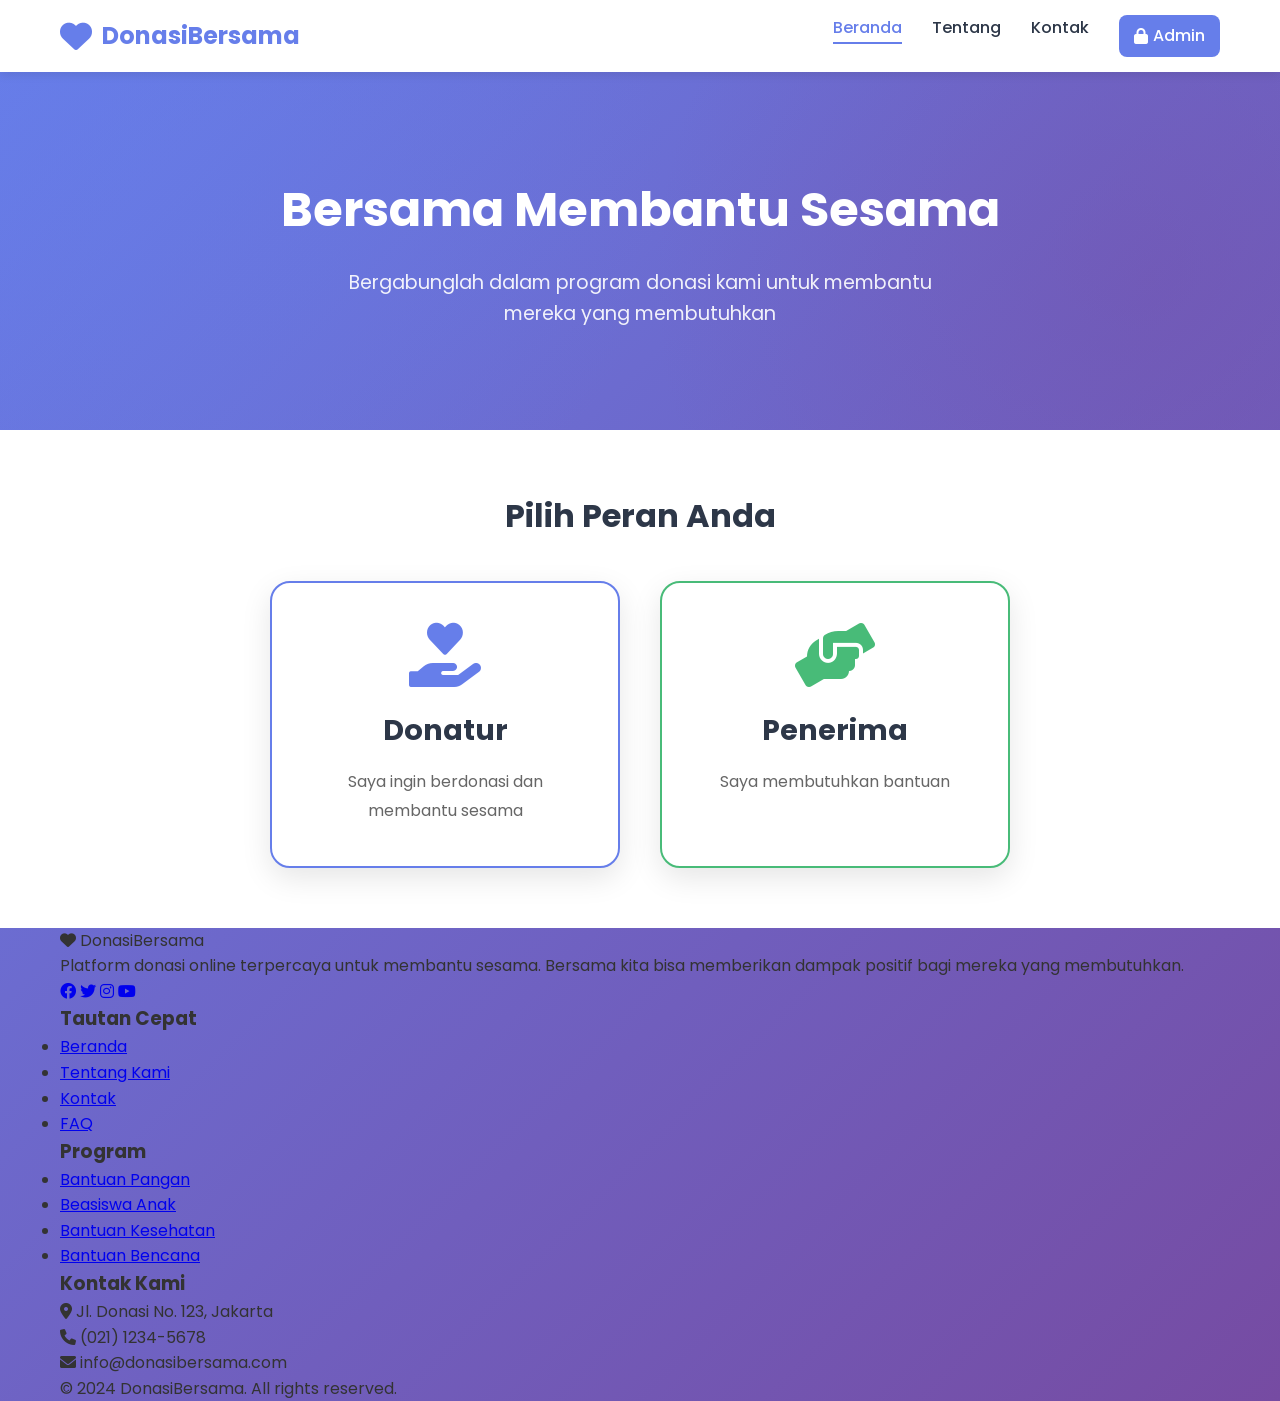
<file: index.html>
<!DOCTYPE html>
<html lang="id">
<head>
    <meta charset="UTF-8">
    <meta name="viewport" content="width=device-width, initial-scale=1.0">
    <title>DonasiBersama - Platform Donasi Online</title>
    <link rel="stylesheet" href="css/style.css">
    <link href="https://fonts.googleapis.com/css2?family=Poppins:wght@300;400;500;600;700&display=swap" rel="stylesheet">
    <link rel="stylesheet" href="https://cdnjs.cloudflare.com/ajax/libs/font-awesome/6.0.0/css/all.min.css">
</head>
<body>
    <nav class="navbar">
        <div class="container">
            <div class="logo">
                <i class="fas fa-heart"></i>
                <span>DonasiBersama</span>
            </div>
            <ul class="nav-links">
                <li><a href="index.html" class="active">Beranda</a></li>
                <li><a href="tentang.html">Tentang</a></li>
                <li><a href="kontak.html">Kontak</a></li>
                <li><a href="admin/login.php" class="admin-link"><i class="fas fa-lock"></i> Admin</a></li>
            </ul>
        </div>
    </nav>

    <section class="hero">
        <div class="container">
            <h1>Bersama Membantu Sesama</h1>
            <p>Bergabunglah dalam program donasi kami untuk membantu mereka yang membutuhkan</p>
        </div>
    </section>

    <section class="choice-section">
        <div class="container">
            <h2>Pilih Peran Anda</h2>
            <div class="choice-container">
                <div class="choice-card donatur" onclick="window.location.href='donatur.html'">
                    <i class="fas fa-hand-holding-heart"></i>
                    <h3>Donatur</h3>
                    <p>Saya ingin berdonasi dan membantu sesama</p>
                </div>
                <div class="choice-card penerima" onclick="window.location.href='penerima.html'">
                    <i class="fas fa-hands-helping"></i>
                    <h3>Penerima</h3>
                    <p>Saya membutuhkan bantuan</p>
                </div>
            </div>
        </div>
    </section>

    <footer class="footer">
        <div class="container">
            <div class="footer-grid">
                <div class="footer-info">
                    <div class="footer-logo">
                        <i class="fas fa-heart"></i>
                        <span>DonasiBersama</span>
                    </div>
                    <p>Platform donasi online terpercaya untuk membantu sesama. Bersama kita bisa memberikan dampak positif bagi mereka yang membutuhkan.</p>
                    <div class="social-links">
                        <a href="#"><i class="fab fa-facebook"></i></a>
                        <a href="#"><i class="fab fa-twitter"></i></a>
                        <a href="#"><i class="fab fa-instagram"></i></a>
                        <a href="#"><i class="fab fa-youtube"></i></a>
                    </div>
                </div>
                <div class="footer-links">
                    <h3>Tautan Cepat</h3>
                    <ul>
                        <li><a href="index.html">Beranda</a></li>
                        <li><a href="tentang.html">Tentang Kami</a></li>
                        <li><a href="kontak.html">Kontak</a></li>
                        <li><a href="admin/login.php">FAQ</a></li>
                    </ul>
                </div>
                <div class="footer-links">
                    <h3>Program</h3>
                    <ul>
                        <li><a href="#">Bantuan Pangan</a></li>
                        <li><a href="#">Beasiswa Anak</a></li>
                        <li><a href="#">Bantuan Kesehatan</a></li>
                        <li><a href="#">Bantuan Bencana</a></li>
                    </ul>
                </div>
                <div class="footer-contact">
                    <h3>Kontak Kami</h3>
                    <p><i class="fas fa-map-marker-alt"></i> Jl. Donasi No. 123, Jakarta</p>
                    <p><i class="fas fa-phone"></i> (021) 1234-5678</p>
                    <p><i class="fas fa-envelope"></i> info@donasibersama.com</p>
                </div>
            </div>
            <div class="footer-bottom">
                <p>&copy; 2024 DonasiBersama. All rights reserved.</p>
            </div>
        </div>
    </footer>

    <script src="js/script.js"></script>
</body>
</html>
</file>
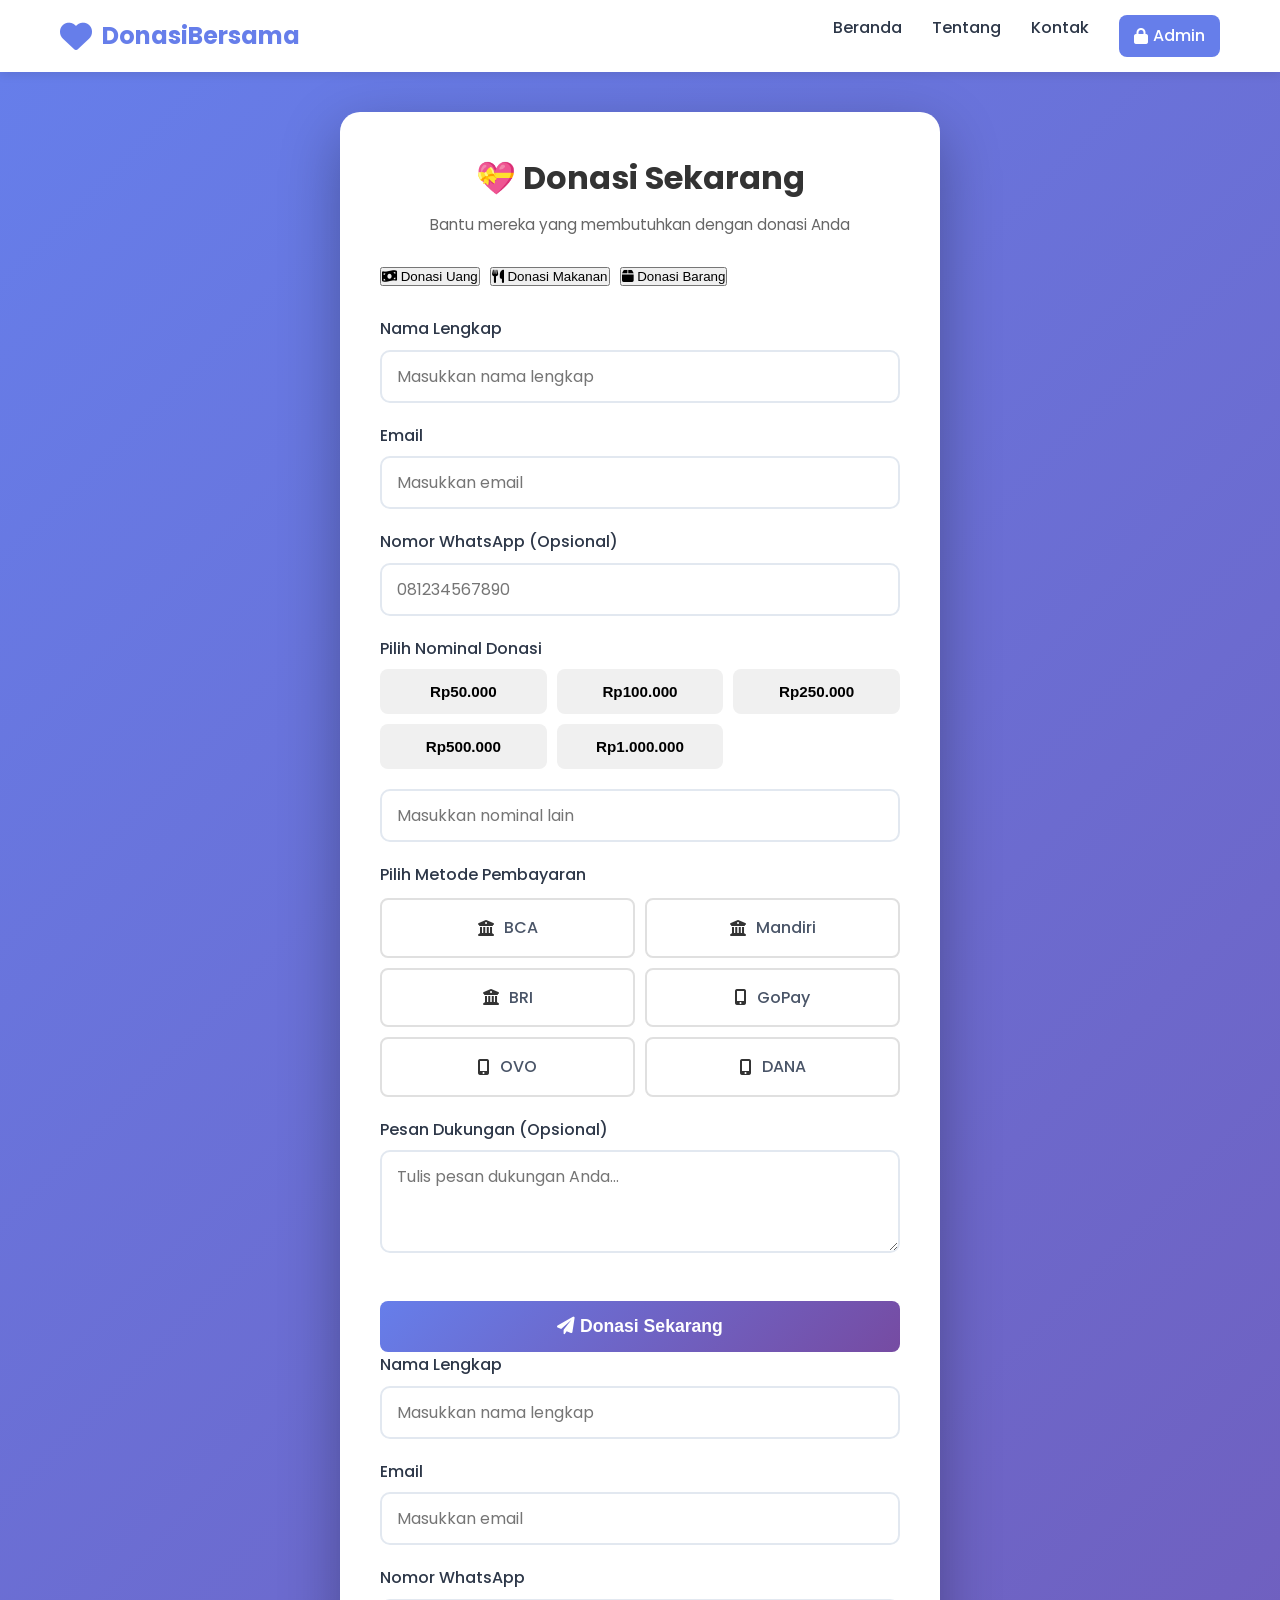
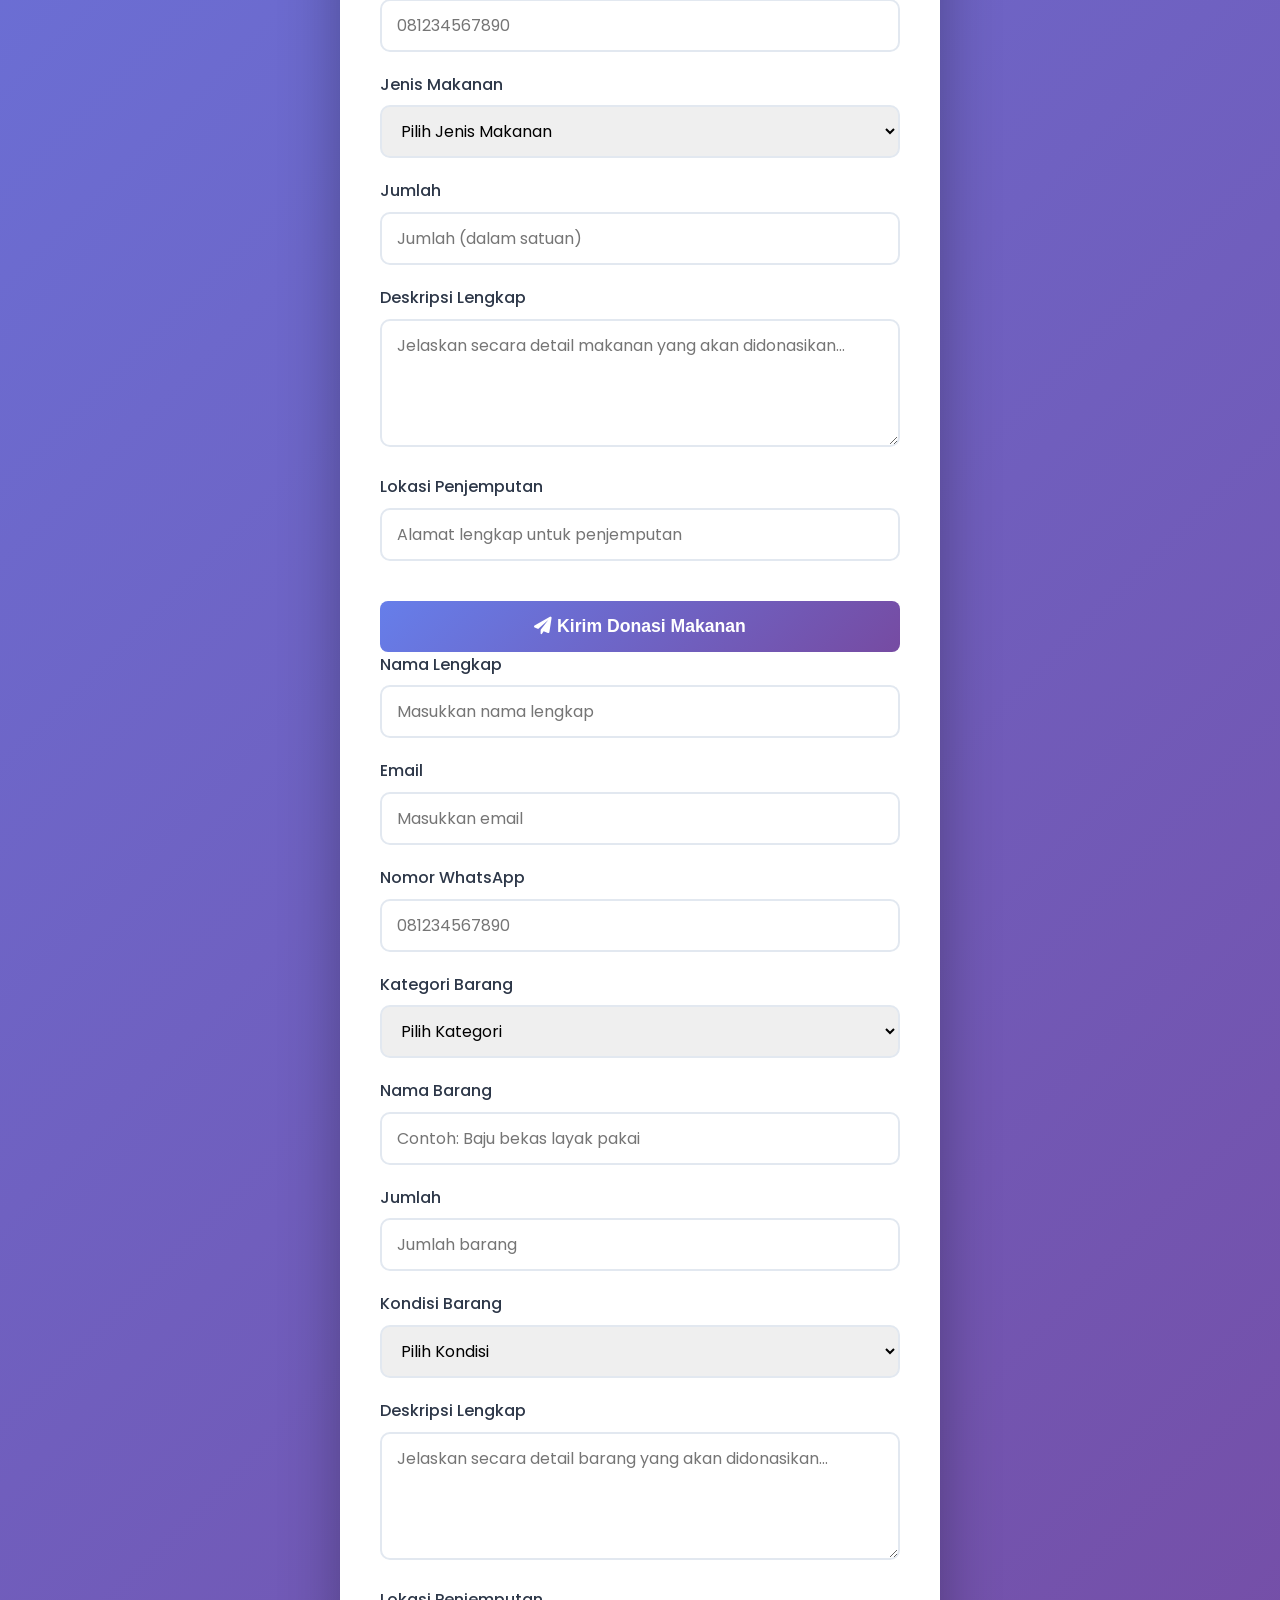
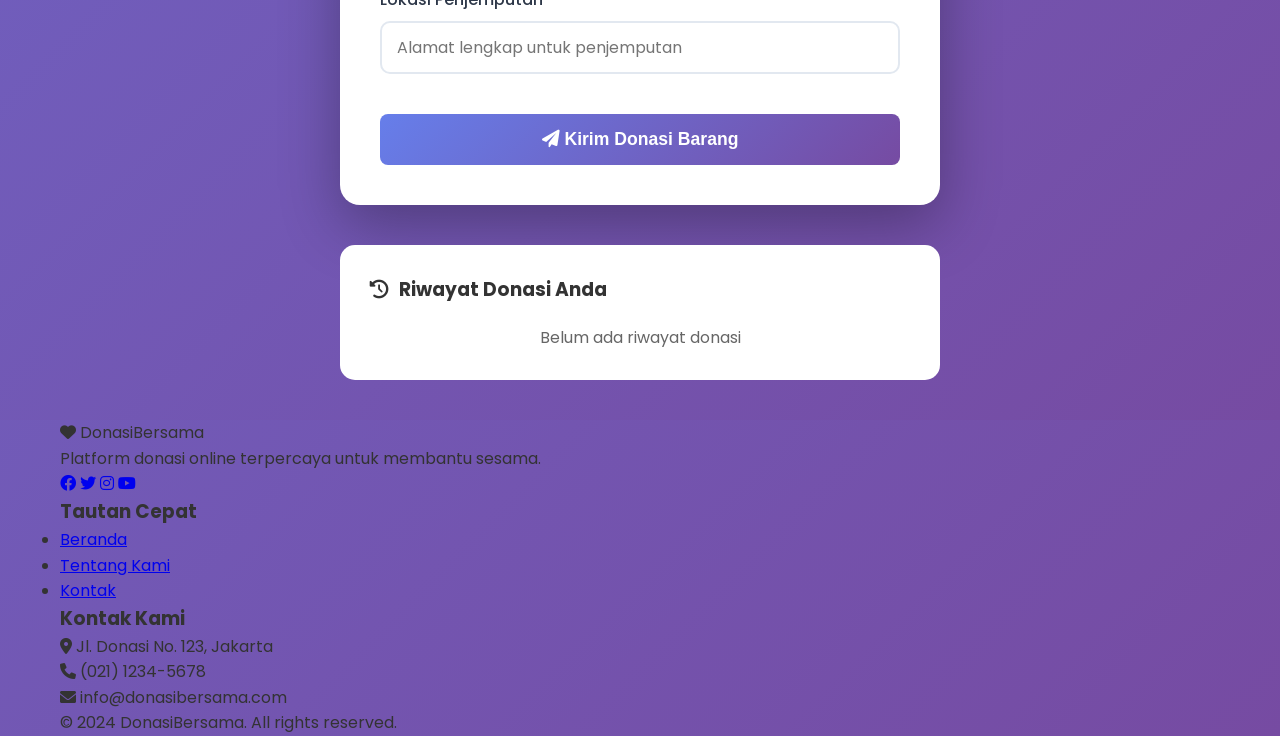
<file: donatur.html>
<!DOCTYPE html>
<html lang="id">

<head>
    <meta charset="UTF-8">
    <meta name="viewport" content="width=device-width, initial-scale=1.0">
    <title>Donasi - DonasiBersama</title>
    <link rel="stylesheet" href="css/style.css">
    <link rel="stylesheet" href="css/donatur.css">
    <link href="https://fonts.googleapis.com/css2?family=Poppins:wght@300;400;500;600;700&display=swap"
        rel="stylesheet">
    <link rel="stylesheet" href="https://cdnjs.cloudflare.com/ajax/libs/font-awesome/6.0.0/css/all.min.css">
</head>

<body>
    <!-- Navbar -->
    <nav class="navbar">
        <div class="container">
            <div class="logo">
                <i class="fas fa-heart"></i>
                <span>DonasiBersama</span>
            </div>
            <ul class="nav-links">
                <li><a href="beranda.html">Beranda</a></li>
                <li><a href="tentang.html">Tentang</a></li>
                <li><a href="kontak.html">Kontak</a></li>
                <li><a href="admin/login.php" class="admin-link"><i class="fas fa-lock"></i> Admin</a></li>
            </ul>
        </div>
    </nav>

    <!-- Main Content -->
    <div class="donatur-page">
        <div class="donatur-container">
            <!-- Form Donasi Card -->
            <div class="donatur-card">
                <div class="donatur-header">
                    <h2>💝 Donasi Sekarang</h2>
                    <p class="subtitle">Bantu mereka yang membutuhkan dengan donasi Anda</p>
                </div>

                <!-- Tab Pilihan Donasi -->
                <div class="donasi-tabs" style="display: flex; gap: 10px; margin-bottom: 30px;">
                    <button class="tab-btn active" onclick="showDonasiType('uang')" id="tabUangBtn">
                        <i class="fas fa-money-bill-wave"></i> Donasi Uang
                    </button>
                    <button class="tab-btn" onclick="showDonasiType('makanan')" id="tabMakananBtn">
                        <i class="fas fa-utensils"></i> Donasi Makanan
                    </button>
                    <button class="tab-btn" onclick="showDonasiType('barang')" id="tabBarangBtn">
                        <i class="fas fa-box"></i> Donasi Barang
                    </button>
                </div>

                <!-- Form Donasi Uang -->
                <form id="donationFormUang" class="donasi-form active" onsubmit="processDonation(event, 'uang')">
                    <div class="form-group">
                        <label>Nama Lengkap</label>
                        <input type="text" id="namaUang" placeholder="Masukkan nama lengkap" required>
                    </div>

                    <div class="form-group">
                        <label>Email</label>
                        <input type="email" id="emailUang" placeholder="Masukkan email" required>
                    </div>

                    <div class="form-group">
                        <label>Nomor WhatsApp (Opsional)</label>
                        <input type="tel" id="phoneUang" placeholder="081234567890">
                    </div>

                    <div class="form-group">
                        <label>Pilih Nominal Donasi</label>
                        <div class="nominal-options">
                            <button type="button" class="nominal-btn" onclick="selectNominal(50000)">Rp50.000</button>
                            <button type="button" class="nominal-btn" onclick="selectNominal(100000)">Rp100.000</button>
                            <button type="button" class="nominal-btn" onclick="selectNominal(250000)">Rp250.000</button>
                            <button type="button" class="nominal-btn" onclick="selectNominal(500000)">Rp500.000</button>
                            <button type="button" class="nominal-btn"
                                onclick="selectNominal(1000000)">Rp1.000.000</button>
                        </div>
                        <input type="number" id="nominal" placeholder="Masukkan nominal lain" min="1000"
                            style="margin-top: 10px;" onchange="clearNominalSelection()">
                    </div>

                    <div class="form-group">
                        <label>Pilih Metode Pembayaran</label>
                        <div class="payment-methods">
                            <div class="payment-method" onclick="selectPayment('bca')" id="method-bca">
                                <i class="fas fa-university"></i>
                                <span>BCA</span>
                            </div>
                            <div class="payment-method" onclick="selectPayment('mandiri')" id="method-mandiri">
                                <i class="fas fa-university"></i>
                                <span>Mandiri</span>
                            </div>
                            <div class="payment-method" onclick="selectPayment('bri')" id="method-bri">
                                <i class="fas fa-university"></i>
                                <span>BRI</span>
                            </div>
                            <div class="payment-method" onclick="selectPayment('gopay')" id="method-gopay">
                                <i class="fas fa-mobile-alt"></i>
                                <span>GoPay</span>
                            </div>
                            <div class="payment-method" onclick="selectPayment('ovo')" id="method-ovo">
                                <i class="fas fa-mobile-alt"></i>
                                <span>OVO</span>
                            </div>
                            <div class="payment-method" onclick="selectPayment('dana')" id="method-dana">
                                <i class="fas fa-mobile-alt"></i>
                                <span>DANA</span>
                            </div>
                        </div>
                    </div>

                    <div class="form-group">
                        <label>Pesan Dukungan (Opsional)</label>
                        <textarea id="pesanUang" rows="3" placeholder="Tulis pesan dukungan Anda..."></textarea>
                    </div>

                    <div class="loading" id="loadingUang">
                        <div class="spinner"></div>
                        <p style="margin-top: 10px;">Memproses donasi...</p>
                    </div>

                    <button type="submit" class="donate-btn" id="submitBtnUang">
                        <i class="fas fa-paper-plane"></i>
                        Donasi Sekarang
                    </button>
                </form>

                <!-- Form Donasi Makanan -->
                <form id="donationFormMakanan" class="donasi-form" onsubmit="processDonation(event, 'makanan')">
                    <div class="form-group">
                        <label>Nama Lengkap</label>
                        <input type="text" id="namaMakanan" placeholder="Masukkan nama lengkap" required>
                    </div>

                    <div class="form-group">
                        <label>Email</label>
                        <input type="email" id="emailMakanan" placeholder="Masukkan email" required>
                    </div>

                    <div class="form-group">
                        <label>Nomor WhatsApp</label>
                        <input type="tel" id="phoneMakanan" placeholder="081234567890" required>
                    </div>

                    <div class="form-group">
                        <label>Jenis Makanan</label>
                        <select id="jenisMakanan" required>
                            <option value="">Pilih Jenis Makanan</option>
                            <option value="Beras">Beras (5kg)</option>
                            <option value="Minyak">Minyak Goreng</option>
                            <option value="Gula">Gula Pasir</option>
                            <option value="Mie">Mie Instan</option>
                            <option value="Sembako">Paket Sembako</option>
                            <option value="Lainnya">Lainnya</option>
                        </select>
                    </div>

                    <div class="form-group">
                        <label>Jumlah</label>
                        <input type="number" id="jumlahMakanan" placeholder="Jumlah (dalam satuan)" min="1" required>
                    </div>

                    <div class="form-group">
                        <label>Deskripsi Lengkap</label>
                        <textarea id="deskripsiMakanan" rows="4"
                            placeholder="Jelaskan secara detail makanan yang akan didonasikan..."></textarea>
                    </div>

                    <div class="form-group">
                        <label>Lokasi Penjemputan</label>
                        <input type="text" id="lokasiMakanan" placeholder="Alamat lengkap untuk penjemputan" required>
                    </div>

                    <div class="loading" id="loadingMakanan">
                        <div class="spinner"></div>
                        <p style="margin-top: 10px;">Memproses donasi...</p>
                    </div>

                    <button type="submit" class="donate-btn" id="submitBtnMakanan">
                        <i class="fas fa-paper-plane"></i>
                        Kirim Donasi Makanan
                    </button>
                </form>

                <!-- Form Donasi Barang -->
                <form id="donationFormBarang" class="donasi-form" onsubmit="processDonation(event, 'barang')">
                    <div class="form-group">
                        <label>Nama Lengkap</label>
                        <input type="text" id="namaBarang" placeholder="Masukkan nama lengkap" required>
                    </div>

                    <div class="form-group">
                        <label>Email</label>
                        <input type="email" id="emailBarang" placeholder="Masukkan email" required>
                    </div>

                    <div class="form-group">
                        <label>Nomor WhatsApp</label>
                        <input type="tel" id="phoneBarang" placeholder="081234567890" required>
                    </div>

                    <div class="form-group">
                        <label>Kategori Barang</label>
                        <select id="kategoriBarang" required>
                            <option value="">Pilih Kategori</option>
                            <option value="Pakaian">Pakaian Layak Pakai</option>
                            <option value="Buku">Buku & Alat Tulis</option>
                            <option value="Mainan">Mainan Anak</option>
                            <option value="Elektronik">Elektronik</option>
                            <option value="Perabot">Perabot Rumah</option>
                            <option value="Lainnya">Lainnya</option>
                        </select>
                    </div>

                    <div class="form-group">
                        <label>Nama Barang</label>
                        <input type="text" id="namaBarangInput" placeholder="Contoh: Baju bekas layak pakai" required>
                    </div>

                    <div class="form-group">
                        <label>Jumlah</label>
                        <input type="number" id="jumlahBarang" placeholder="Jumlah barang" min="1" required>
                    </div>

                    <div class="form-group">
                        <label>Kondisi Barang</label>
                        <select id="kondisiBarang" required>
                            <option value="">Pilih Kondisi</option>
                            <option value="Baru">Baru</option>
                            <option value="Bekas Baik">Bekas - Kondisi Baik</option>
                            <option value="Bekas Layak">Bekas - Layak Pakai</option>
                        </select>
                    </div>

                    <div class="form-group">
                        <label>Deskripsi Lengkap</label>
                        <textarea id="deskripsiBarang" rows="4"
                            placeholder="Jelaskan secara detail barang yang akan didonasikan..."></textarea>
                    </div>

                    <div class="form-group">
                        <label>Lokasi Penjemputan</label>
                        <input type="text" id="lokasiBarang" placeholder="Alamat lengkap untuk penjemputan" required>
                    </div>

                    <div class="loading" id="loadingBarang">
                        <div class="spinner"></div>
                        <p style="margin-top: 10px;">Memproses donasi...</p>
                    </div>

                    <button type="submit" class="donate-btn" id="submitBtnBarang">
                        <i class="fas fa-paper-plane"></i>
                        Kirim Donasi Barang
                    </button>
                </form>

                <!-- Invoice -->
                <div id="invoice" class="invoice" style="display: none;">
                    <h3><i class="fas fa-file-invoice"></i> Detail Donasi</h3>
                    <div class="invoice-detail">
                        <span>Nama:</span>
                        <span id="invoice-nama"></span>
                    </div>
                    <div class="invoice-detail">
                        <span>Email:</span>
                        <span id="invoice-email"></span>
                    </div>
                    <div class="invoice-detail">
                        <span>Tipe Donasi:</span>
                        <span id="invoice-tipe"></span>
                    </div>
                    <div class="invoice-detail" id="invoice-detail-nominal" style="display: none;">
                        <span>Nominal:</span>
                        <span id="invoice-nominal"></span>
                    </div>
                    <div class="invoice-detail" id="invoice-detail-barang" style="display: none;">
                        <span>Barang:</span>
                        <span id="invoice-barang"></span>
                    </div>
                    <div class="invoice-detail">
                        <span>ID Transaksi:</span>
                        <span id="invoice-id"></span>
                    </div>
                    <div class="invoice-detail">
                        <span>Waktu:</span>
                        <span id="invoice-waktu"></span>
                    </div>
                    <div class="invoice-detail">
                        <span>Status:</span>
                        <span id="invoice-status" class="status-badge"></span>
                    </div>
                    <div class="invoice-total">
                        <span>Total:</span>
                        <span id="invoice-total"></span>
                    </div>
                    <p style="text-align: center; margin-top: 15px; color: #666; font-size: 12px;">
                        *Simpan ID transaksi untuk konfirmasi
                    </p>
                </div>
            </div>

            <!-- Riwayat Donasi -->
            <div class="history-section">
                <h3><i class="fas fa-history"></i> Riwayat Donasi Anda</h3>
                <div id="donation-history" class="history-list">
                    <p style="text-align: center; color: #666;">Belum ada riwayat donasi</p>
                </div>
            </div>
        </div>
    </div>

    <!-- Footer -->
    <footer class="footer">
        <div class="container">
            <div class="footer-grid">
                <div class="footer-info">
                    <div class="footer-logo">
                        <i class="fas fa-heart"></i>
                        <span>DonasiBersama</span>
                    </div>
                    <p>Platform donasi online terpercaya untuk membantu sesama.</p>
                    <div class="social-links">
                        <a href="#"><i class="fab fa-facebook"></i></a>
                        <a href="#"><i class="fab fa-twitter"></i></a>
                        <a href="#"><i class="fab fa-instagram"></i></a>
                        <a href="#"><i class="fab fa-youtube"></i></a>
                    </div>
                </div>
                <div class="footer-links">
                    <h3>Tautan Cepat</h3>
                    <ul>
                        <li><a href="beranda.html">Beranda</a></li>
                        <li><a href="tentang.html">Tentang Kami</a></li>
                        <li><a href="kontak.html">Kontak</a></li>
                    </ul>
                </div>
                <div class="footer-contact">
                    <h3>Kontak Kami</h3>
                    <p><i class="fas fa-map-marker-alt"></i> Jl. Donasi No. 123, Jakarta</p>
                    <p><i class="fas fa-phone"></i> (021) 1234-5678</p>
                    <p><i class="fas fa-envelope"></i> info@donasibersama.com</p>
                </div>
            </div>
            <div class="footer-bottom">
                <p>&copy; 2024 DonasiBersama. All rights reserved.</p>
            </div>
        </div>
    </footer>

    <script>
        // State management
        let selectedNominal = null;
        let selectedPayment = null;
        let currentDonasiType = 'uang';

        // Show/hide donasi type tabs
        function showDonasiType(type) {
            currentDonasiType = type;

            // Update tab buttons
            document.querySelectorAll('.tab-btn').forEach(btn => btn.classList.remove('active'));
            document.getElementById(`tab${type.charAt(0).toUpperCase() + type.slice(1)}Btn`).classList.add('active');

            // Update forms
            document.querySelectorAll('.donasi-form').forEach(form => form.classList.remove('active'));
            document.getElementById(`donationForm${type.charAt(0).toUpperCase() + type.slice(1)}`).classList.add('active');
        }

// Nominal functions
        function selectNominal(nilai) {
            selectedNominal = nilai;

            document.getElementById('nominal').value = nilai;

            document.querySelectorAll('.nominal-btn').forEach(btn => {
                btn.classList.remove('selected');
            });

            // Pastikan UI aktif walaupun tidak ada parameter event
            const btnToSelect = document.querySelector(`.nominal-btn[onclick*="${nilai}"]`);
            if (btnToSelect) btnToSelect.classList.add('selected');
        }


        function clearNominalSelection() {
            selectedNominal = null;
            document.querySelectorAll('.nominal-btn').forEach(btn => {
                btn.classList.remove('selected');
            });
        }

        // Payment method
        function selectPayment(metode) {
            selectedPayment = metode;

            document.querySelectorAll('.payment-method').forEach(method => {
                method.classList.remove('selected');
            });
            document.getElementById(`method-${metode}`).classList.add('selected');
        }

        // Process donation
        async function processDonation(event, type) {
            event.preventDefault();

            let donationData = {};

            if (type === 'uang') {
                donationData = {
                    donor_name: document.getElementById('namaUang').value,
                    donor_email: document.getElementById('emailUang').value,
                    donor_phone: document.getElementById('phoneUang').value,
                    donation_type: 'uang',
                    amount: parseInt(document.getElementById('nominal').value),
                    payment_method: selectedPayment,
                    description: document.getElementById('pesanUang').value
                };

                // Validate
                if (!donationData.donor_name || donationData.donor_name.length < 3) {
                    alert('Nama lengkap minimal 3 karakter');
                    return;
                }
                if (!donationData.donor_email || !donationData.donor_email.includes('@')) {
                    alert('Email tidak valid');
                    return;
                }
                if (!donationData.amount || donationData.amount < 1000) {
                    alert('Nominal donasi minimal Rp 1.000');
                    return;
                }
                if (!selectedPayment) {
                    alert('Pilih metode pembayaran');
                    return;
                }
            }
            else if (type === 'makanan') {
                donationData = {
                    donor_name: document.getElementById('namaMakanan').value,
                    donor_email: document.getElementById('emailMakanan').value,
                    donor_phone: document.getElementById('phoneMakanan').value,
                    donation_type: 'makanan',
                    food_items: document.getElementById('jenisMakanan').value + ' - ' + document.getElementById('jumlahMakanan').value + ' unit',
                    location: document.getElementById('lokasiMakanan').value,
                    description: document.getElementById('deskripsiMakanan').value
                };

                if (!donationData.donor_name || !donationData.donor_email || !donationData.donor_phone) {
                    alert('Harap isi semua field yang wajib');
                    return;
                }
            }
            else if (type === 'barang') {
                donationData = {
                    donor_name: document.getElementById('namaBarang').value,
                    donor_email: document.getElementById('emailBarang').value,
                    donor_phone: document.getElementById('phoneBarang').value,
                    donation_type: 'barang',
                    goods_items: document.getElementById('kategoriBarang').value + ' - ' +
                        document.getElementById('namaBarangInput').value + ' (' +
                        document.getElementById('jumlahBarang').value + ' pcs) - ' +
                        document.getElementById('kondisiBarang').value,
                    location: document.getElementById('lokasiBarang').value,
                    description: document.getElementById('deskripsiBarang').value
                };

                if (!donationData.donor_name || !donationData.donor_email || !donationData.donor_phone) {
                    alert('Harap isi semua field yang wajib');
                    return;
                }
            }

            // Show loading
            document.getElementById(`loading${type.charAt(0).toUpperCase() + type.slice(1)}`).classList.add('active');
            document.getElementById(`submitBtn${type.charAt(0).toUpperCase() + type.slice(1)}`).disabled = true;

            try {
                // Simulate API call
                await new Promise(resolve => setTimeout(resolve, 2000));

                // Generate transaction ID
                const transactionId = 'DON-' + Date.now() + '-' + Math.random().toString(36).substr(2, 6).toUpperCase();

                // Show invoice
                showInvoice({
                    ...donationData,
                    transactionId,
                    status: 'SUCCESS',
                    timestamp: new Date().toLocaleString('id-ID')
                });

                // Save to history
                saveToHistory(donationData, transactionId);

                // Reset form
                if (type === 'uang') {
                    document.getElementById('donationFormUang').reset();
                } else if (type === 'makanan') {
                    document.getElementById('donationFormMakanan').reset();
                } else {
                    document.getElementById('donationFormBarang').reset();
                }

                selectedNominal = null;
                selectedPayment = null;
                document.querySelectorAll('.nominal-btn, .payment-method').forEach(el => {
                    el.classList.remove('selected');
                });

                alert(`✅ Donasi berhasil!\nID Transaksi: ${transactionId}`);

            } catch (error) {
                alert('❌ Terjadi kesalahan. Silakan coba lagi.');
            } finally {
                document.getElementById(`loading${type.charAt(0).toUpperCase() + type.slice(1)}`).classList.remove('active');
                document.getElementById(`submitBtn${type.charAt(0).toUpperCase() + type.slice(1)}`).disabled = false;
            }
        }

        // Show invoice
        function showInvoice(data) {
            document.getElementById('invoice-nama').textContent = data.donor_name;
            document.getElementById('invoice-email').textContent = data.donor_email;
            document.getElementById('invoice-tipe').textContent =
                data.donation_type.charAt(0).toUpperCase() + data.donation_type.slice(1);

            if (data.donation_type === 'uang') {
                document.getElementById('invoice-detail-nominal').style.display = 'flex';
                document.getElementById('invoice-detail-barang').style.display = 'none';
                document.getElementById('invoice-nominal').textContent =
                    `Rp ${data.amount.toLocaleString('id-ID')}`;
                document.getElementById('invoice-total').textContent =
                    `Rp ${data.amount.toLocaleString('id-ID')}`;
            } else {
                document.getElementById('invoice-detail-nominal').style.display = 'none';
                document.getElementById('invoice-detail-barang').style.display = 'flex';
                if (data.donation_type === 'makanan') {
                    document.getElementById('invoice-barang').textContent = data.food_items;
                } else {
                    document.getElementById('invoice-barang').textContent = data.goods_items;
                }
                document.getElementById('invoice-total').textContent = 'Non-tunai';
            }

            document.getElementById('invoice-id').textContent = data.transactionId;
            document.getElementById('invoice-waktu').textContent = data.timestamp;

            const statusElement = document.getElementById('invoice-status');
            statusElement.textContent = 'BERHASIL';
            statusElement.className = 'status-badge status-success';

            document.getElementById('invoice').style.display = 'block';
            document.getElementById('invoice').scrollIntoView({ behavior: 'smooth' });
        }

        // Save to history
        function saveToHistory(data, transactionId) {
            let history = JSON.parse(localStorage.getItem('donation_history') || '[]');

            history.unshift({
                ...data,
                transactionId,
                date: new Date().toISOString()
            });

            // Keep only last 10 items
            if (history.length > 10) history = history.slice(0, 10);

            localStorage.setItem('donation_history', JSON.stringify(history));
            loadDonationHistory();
        }

        // Load donation history
        function loadDonationHistory() {
            const history = JSON.parse(localStorage.getItem('donation_history') || '[]');
            const historyContainer = document.getElementById('donation-history');

            if (history.length === 0) {
                historyContainer.innerHTML = '<p style="text-align: center; color: #666;">Belum ada riwayat donasi</p>';
                return;
            }

            let html = '';
            history.forEach(item => {
                html += `
                    <div class="history-item">
                        <div class="history-header">
                            <span class="history-id">${item.transactionId}</span>
                            <span class="status-badge status-success">SELESAI</span>
                        </div>
                        <div class="history-detail">
                            <span>${item.donation_type.charAt(0).toUpperCase() + item.donation_type.slice(1)}</span>
                            <span>${new Date(item.date).toLocaleDateString('id-ID')}</span>
                        </div>
                    </div>
                `;
            });

            historyContainer.innerHTML = html;
        }

        // Debounce for nominal input
        let debounceTimer;
        document.getElementById('nominal')?.addEventListener('input', function () {
            clearTimeout(debounceTimer);
            debounceTimer = setTimeout(() => {
                if (this.value) {
                    clearNominalSelection();
                }
            }, 500);
        });

        // Load history on page load
        document.addEventListener('DOMContentLoaded', function () {
            loadDonationHistory();
        });
    </script>
</body>

</html>
</file>
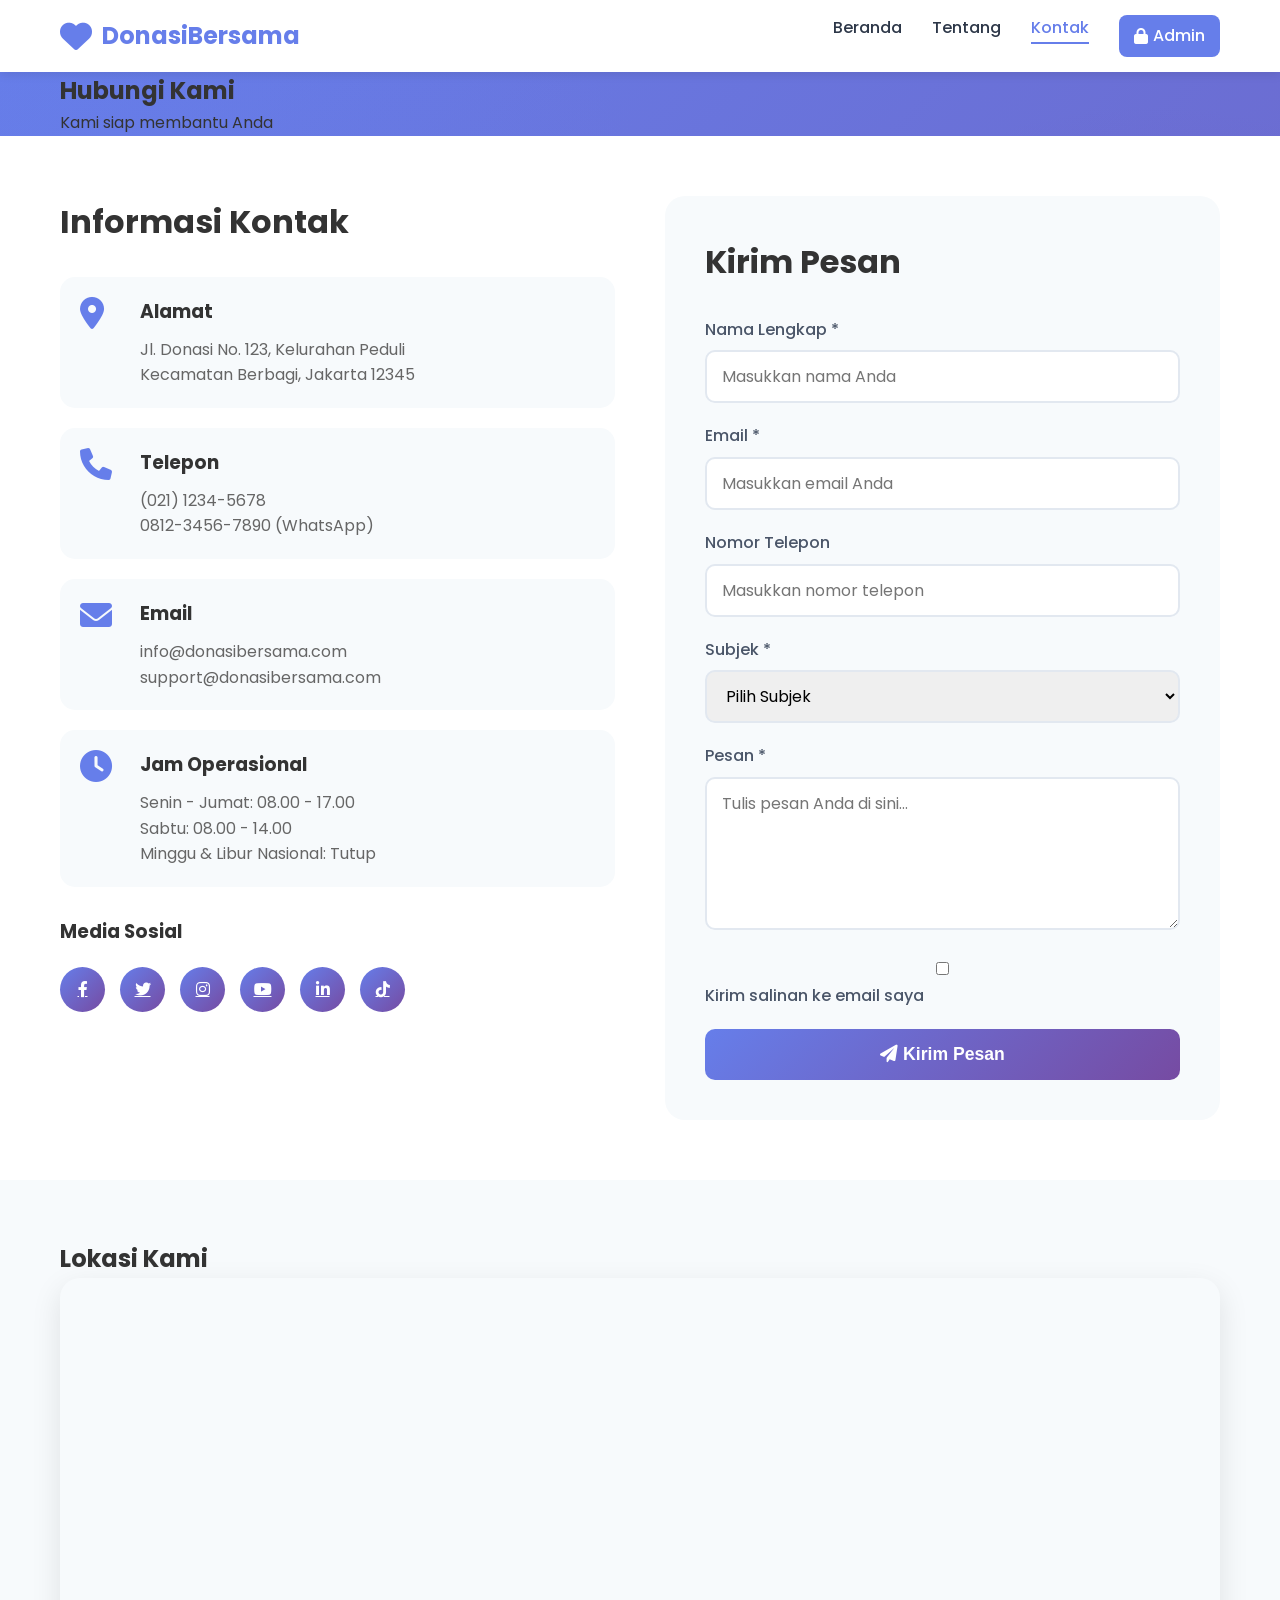
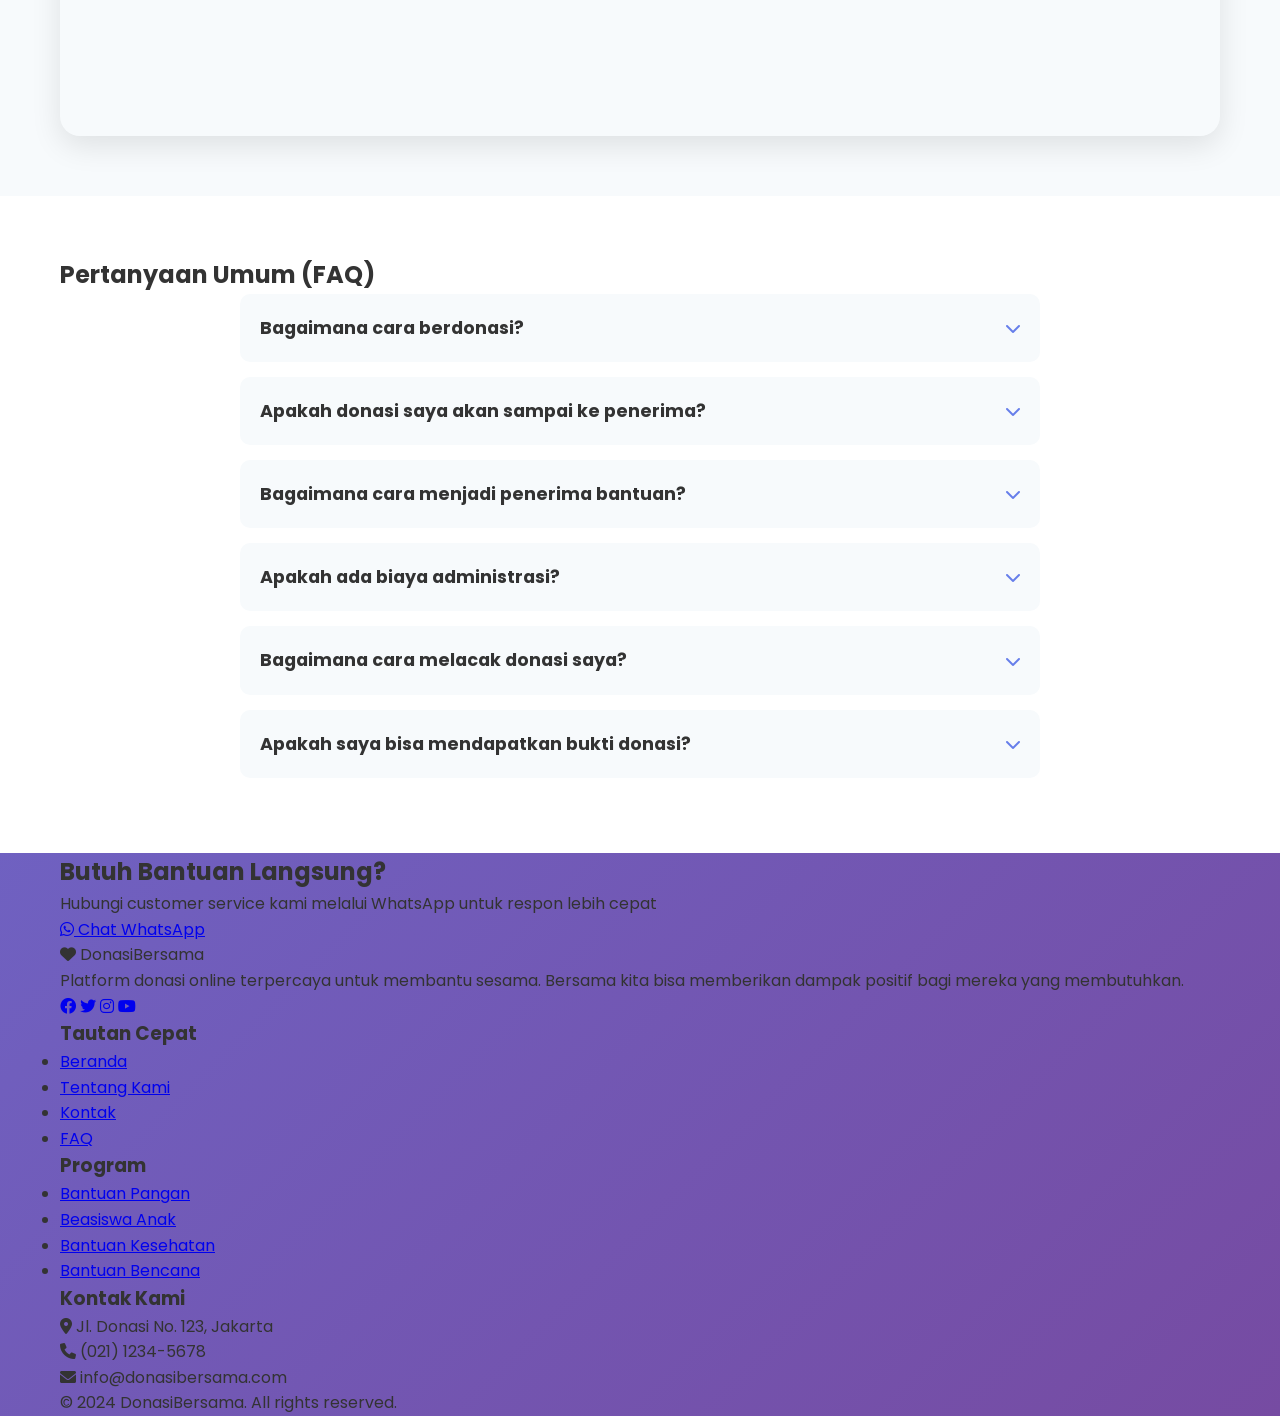
<file: kontak.html>
<!DOCTYPE html>
<html lang="id">
<head>
    <meta charset="UTF-8">
    <meta name="viewport" content="width=device-width, initial-scale=1.0">
    <title>Kontak - DonasiBersama</title>
    <link rel="stylesheet" href="css/style.css">
    <link rel="stylesheet" href="css/kontak.css">
    <link href="https://fonts.googleapis.com/css2?family=Poppins:wght@300;400;500;600;700&display=swap" rel="stylesheet">
    <link rel="stylesheet" href="https://cdnjs.cloudflare.com/ajax/libs/font-awesome/6.0.0/css/all.min.css">
</head>
<body>
    <!-- Navbar -->
    <nav class="navbar">
        <div class="container">
            <div class="logo">
                <i class="fas fa-heart"></i>
                <span>DonasiBersama</span>
            </div>
            <ul class="nav-links">
                <li><a href="beranda.html">Beranda</a></li>
                <li><a href="tentang.html">Tentang</a></li>
                <li><a href="kontak.html" class="active">Kontak</a></li>
                <li><a href="admin/login.php" class="admin-link"><i class="fas fa-lock"></i> Admin</a></li>
            </ul>
        </div>
    </nav>

    <!-- Page Header -->
    <section class="page-header">
        <div class="container">
            <h1>Hubungi Kami</h1>
            <p>Kami siap membantu Anda</p>
        </div>
    </section>

    <!-- Contact Section -->
    <section class="contact-section">
        <div class="container">
            <div class="contact-grid">
                <!-- Contact Information -->
                <div class="contact-info">
                    <h2>Informasi Kontak</h2>
                    
                    <div class="info-card">
                        <i class="fas fa-map-marker-alt"></i>
                        <div>
                            <h3>Alamat</h3>
                            <p>Jl. Donasi No. 123, Kelurahan Peduli<br>Kecamatan Berbagi, Jakarta 12345</p>
                        </div>
                    </div>
                    
                    <div class="info-card">
                        <i class="fas fa-phone"></i>
                        <div>
                            <h3>Telepon</h3>
                            <p>(021) 1234-5678</p>
                            <p>0812-3456-7890 (WhatsApp)</p>
                        </div>
                    </div>
                    
                    <div class="info-card">
                        <i class="fas fa-envelope"></i>
                        <div>
                            <h3>Email</h3>
                            <p>info@donasibersama.com</p>
                            <p>support@donasibersama.com</p>
                        </div>
                    </div>
                    
                    <div class="info-card">
                        <i class="fas fa-clock"></i>
                        <div>
                            <h3>Jam Operasional</h3>
                            <p>Senin - Jumat: 08.00 - 17.00</p>
                            <p>Sabtu: 08.00 - 14.00</p>
                            <p>Minggu & Libur Nasional: Tutup</p>
                        </div>
                    </div>
                    
                    <div class="social-media">
                        <h3>Media Sosial</h3>
                        <div class="social-icons">
                            <a href="#" class="social-icon"><i class="fab fa-facebook-f"></i></a>
                            <a href="#" class="social-icon"><i class="fab fa-twitter"></i></a>
                            <a href="#" class="social-icon"><i class="fab fa-instagram"></i></a>
                            <a href="#" class="social-icon"><i class="fab fa-youtube"></i></a>
                            <a href="#" class="social-icon"><i class="fab fa-linkedin-in"></i></a>
                            <a href="#" class="social-icon"><i class="fab fa-tiktok"></i></a>
                        </div>
                    </div>
                </div>
                
                <!-- Contact Form -->
                <div class="contact-form">
                    <h2>Kirim Pesan</h2>
                    <form id="contactForm" onsubmit="sendMessage(event)">
                        <div class="form-group">
                            <label>Nama Lengkap <span class="required">*</span></label>
                            <input type="text" id="contactName" required placeholder="Masukkan nama Anda">
                        </div>
                        
                        <div class="form-group">
                            <label>Email <span class="required">*</span></label>
                            <input type="email" id="contactEmail" required placeholder="Masukkan email Anda">
                        </div>
                        
                        <div class="form-group">
                            <label>Nomor Telepon</label>
                            <input type="tel" id="contactPhone" placeholder="Masukkan nomor telepon">
                        </div>
                        
                        <div class="form-group">
                            <label>Subjek <span class="required">*</span></label>
                            <select id="contactSubject" required>
                                <option value="">Pilih Subjek</option>
                                <option value="Informasi Donasi">Informasi Donasi</option>
                                <option value="Bantuan Teknis">Bantuan Teknis</option>
                                <option value="Kerjasama">Kerjasama</option>
                                <option value="Saran & Kritik">Saran & Kritik</option>
                                <option value="Lainnya">Lainnya</option>
                            </select>
                        </div>
                        
                        <div class="form-group">
                            <label>Pesan <span class="required">*</span></label>
                            <textarea id="contactMessage" rows="5" required placeholder="Tulis pesan Anda di sini..."></textarea>
                        </div>
                        
                        <div class="form-group">
                            <label>
                                <input type="checkbox" id="contactCopy" value="1">
                                Kirim salinan ke email saya
                            </label>
                        </div>
                        
                        <button type="submit" class="btn-submit">
                            <i class="fas fa-paper-plane"></i>
                            Kirim Pesan
                        </button>
                    </form>
                </div>
            </div>
        </div>
    </section>

    <!-- Map Section -->
    <section class="map-section">
        <div class="container">
            <h2 class="section-title">Lokasi Kami</h2>
            <div class="map-container">
                <iframe src="https://www.google.com/maps/embed?pb=!1m18!1m12!1m3!1d126930.5584279477!2d106.75941105!3d-6.22937935!2m3!1f0!2f0!3f0!3m2!1i1024!2i768!4f13.1!3m3!1m2!1s0x2e69f3e945b34b9b%3A0x537b5c6c9c3c3c3c!2sJakarta!5e0!3m2!1sid!2sid!4v1620000000000!5m2!1sid!2sid" 
                        width="100%" 
                        height="450" 
                        style="border:0;" 
                        allowfullscreen="" 
                        loading="lazy">
                </iframe>
            </div>
        </div>
    </section>

    <!-- FAQ Section -->
    <section class="faq-section">
        <div class="container">
            <h2 class="section-title">Pertanyaan Umum (FAQ)</h2>
            <div class="faq-grid">
                <div class="faq-item">
                    <div class="faq-question" onclick="toggleFaq(this)">
                        <h3>Bagaimana cara berdonasi?</h3>
                        <i class="fas fa-chevron-down"></i>
                    </div>
                    <div class="faq-answer">
                        <p>Anda dapat berdonasi dengan memilih menu "Donatur" di halaman beranda, kemudian pilih jenis donasi yang diinginkan (uang, makanan, atau barang) dan ikuti langkah-langkah selanjutnya.</p>
                    </div>
                </div>
                
                <div class="faq-item">
                    <div class="faq-question" onclick="toggleFaq(this)">
                        <h3>Apakah donasi saya akan sampai ke penerima?</h3>
                        <i class="fas fa-chevron-down"></i>
                    </div>
                    <div class="faq-answer">
                        <p>Ya, kami menjamin 100% donasi Anda akan tersalurkan kepada penerima yang membutuhkan. Kami juga memberikan laporan transparan mengenai penyaluran donasi melalui dashboard admin dan notifikasi email.</p>
                    </div>
                </div>
                
                <div class="faq-item">
                    <div class="faq-question" onclick="toggleFaq(this)">
                        <h3>Bagaimana cara menjadi penerima bantuan?</h3>
                        <i class="fas fa-chevron-down"></i>
                    </div>
                    <div class="faq-answer">
                        <p>Anda dapat mendaftar sebagai penerima dengan memilih menu "Penerima" di halaman beranda, kemudian isi formulir permintaan bantuan sesuai kebutuhan. Tim kami akan melakukan verifikasi dan menghubungi Anda.</p>
                    </div>
                </div>
                
                <div class="faq-item">
                    <div class="faq-question" onclick="toggleFaq(this)">
                        <h3>Apakah ada biaya administrasi?</h3>
                        <i class="fas fa-chevron-down"></i>
                    </div>
                    <div class="faq-answer">
                        <p>Tidak ada biaya administrasi untuk donatur. Seluruh donasi akan disalurkan 100% kepada penerima. Biaya operasional kami berasal dari donatur tetap dan mitra korporasi.</p>
                    </div>
                </div>
                
                <div class="faq-item">
                    <div class="faq-question" onclick="toggleFaq(this)">
                        <h3>Bagaimana cara melacak donasi saya?</h3>
                        <i class="fas fa-chevron-down"></i>
                    </div>
                    <div class="faq-answer">
                        <p>Setiap donasi akan mendapatkan ID transaksi unik. Anda dapat menggunakan ID tersebut untuk melacak status donasi melalui halaman "Lacak Donasi" atau menghubungi customer service kami.</p>
                    </div>
                </div>
                
                <div class="faq-item">
                    <div class="faq-question" onclick="toggleFaq(this)">
                        <h3>Apakah saya bisa mendapatkan bukti donasi?</h3>
                        <i class="fas fa-chevron-down"></i>
                    </div>
                    <div class="faq-answer">
                        <p>Ya, setelah donasi berhasil, Anda akan mendapatkan invoice/bukti donasi yang dapat diunduh dalam format PDF. Bukti ini dapat digunakan untuk keperluan administrasi atau laporan pajak.</p>
                    </div>
                </div>
            </div>
        </div>
    </section>

    <!-- Call to Action -->
    <section class="cta-section">
        <div class="container">
            <div class="cta-content">
                <h2>Butuh Bantuan Langsung?</h2>
                <p>Hubungi customer service kami melalui WhatsApp untuk respon lebih cepat</p>
                <a href="https://wa.me/6281234567890" class="btn-cta-primary" target="_blank">
                    <i class="fab fa-whatsapp"></i>
                    Chat WhatsApp
                </a>
            </div>
        </div>
    </section>

    <!-- Footer -->
    <footer class="footer">
        <div class="container">
            <div class="footer-grid">
                <div class="footer-info">
                    <div class="footer-logo">
                        <i class="fas fa-heart"></i>
                        <span>DonasiBersama</span>
                    </div>
                    <p>Platform donasi online terpercaya untuk membantu sesama. Bersama kita bisa memberikan dampak positif bagi mereka yang membutuhkan.</p>
                    <div class="social-links">
                        <a href="#"><i class="fab fa-facebook"></i></a>
                        <a href="#"><i class="fab fa-twitter"></i></a>
                        <a href="#"><i class="fab fa-instagram"></i></a>
                        <a href="#"><i class="fab fa-youtube"></i></a>
                    </div>
                </div>
                <div class="footer-links">
                    <h3>Tautan Cepat</h3>
                    <ul>
                        <li><a href="beranda.html">Beranda</a></li>
                        <li><a href="tentang.html">Tentang Kami</a></li>
                        <li><a href="kontak.html">Kontak</a></li>
                        <li><a href="faq.html">FAQ</a></li>
                    </ul>
                </div>
                <div class="footer-links">
                    <h3>Program</h3>
                    <ul>
                        <li><a href="#">Bantuan Pangan</a></li>
                        <li><a href="#">Beasiswa Anak</a></li>
                        <li><a href="#">Bantuan Kesehatan</a></li>
                        <li><a href="#">Bantuan Bencana</a></li>
                    </ul>
                </div>
                <div class="footer-contact">
                    <h3>Kontak Kami</h3>
                    <p><i class="fas fa-map-marker-alt"></i> Jl. Donasi No. 123, Jakarta</p>
                    <p><i class="fas fa-phone"></i> (021) 1234-5678</p>
                    <p><i class="fas fa-envelope"></i> info@donasibersama.com</p>
                </div>
            </div>
            <div class="footer-bottom">
                <p>&copy; 2024 DonasiBersama. All rights reserved.</p>
            </div>
        </div>
    </section>

    <script>
        // Send message
        function sendMessage(event) {
            event.preventDefault();
            
            const name = document.getElementById('contactName').value;
            const email = document.getElementById('contactEmail').value;
            const subject = document.getElementById('contactSubject').value;
            const message = document.getElementById('contactMessage').value;
            
            // Simple validation
            if (!name || !email || !subject || !message) {
                alert('Harap isi semua field yang wajib');
                return;
            }
            
            // Email validation
            const emailRegex = /^[^\s@]+@[^\s@]+\.[^\s@]+$/;
            if (!emailRegex.test(email)) {
                alert('Format email tidak valid');
                return;
            }
            
            // Simulate sending
            alert('Pesan Anda telah terkirim! Kami akan segera merespon dalam 1x24 jam.');
            
            // Reset form
            document.getElementById('contactForm').reset();
            
            // Optional: save to localStorage
            const messages = JSON.parse(localStorage.getItem('contact_messages') || '[]');
            messages.unshift({
                name,
                email,
                subject,
                message,
                date: new Date().toISOString()
            });
            localStorage.setItem('contact_messages', JSON.stringify(messages));
        }

        // Toggle FAQ
        function toggleFaq(element) {
            const faqItem = element.parentElement;
            const answer = faqItem.querySelector('.faq-answer');
            const icon = element.querySelector('i');
            
            if (answer.style.maxHeight) {
                answer.style.maxHeight = null;
                icon.style.transform = 'rotate(0deg)';
            } else {
                answer.style.maxHeight = answer.scrollHeight + 'px';
                icon.style.transform = 'rotate(180deg)';
            }
        }

        // Smooth scroll for anchor links
        document.querySelectorAll('a[href^="#"]').forEach(anchor => {
            anchor.addEventListener('click', function (e) {
                e.preventDefault();
                const target = document.querySelector(this.getAttribute('href'));
                if (target) {
                    target.scrollIntoView({
                        behavior: 'smooth',
                        block: 'start'
                    });
                }
            });
        });

        // Auto-expand FAQ if URL has hash
        window.addEventListener('load', function() {
            if (window.location.hash) {
                const element = document.querySelector(window.location.hash);
                if (element && element.classList.contains('faq-item')) {
                    const answer = element.querySelector('.faq-answer');
                    const icon = element.querySelector('.faq-question i');
                    answer.style.maxHeight = answer.scrollHeight + 'px';
                    icon.style.transform = 'rotate(180deg)';
                }
            }
        });
    </script>
</body>
</html>
</file>
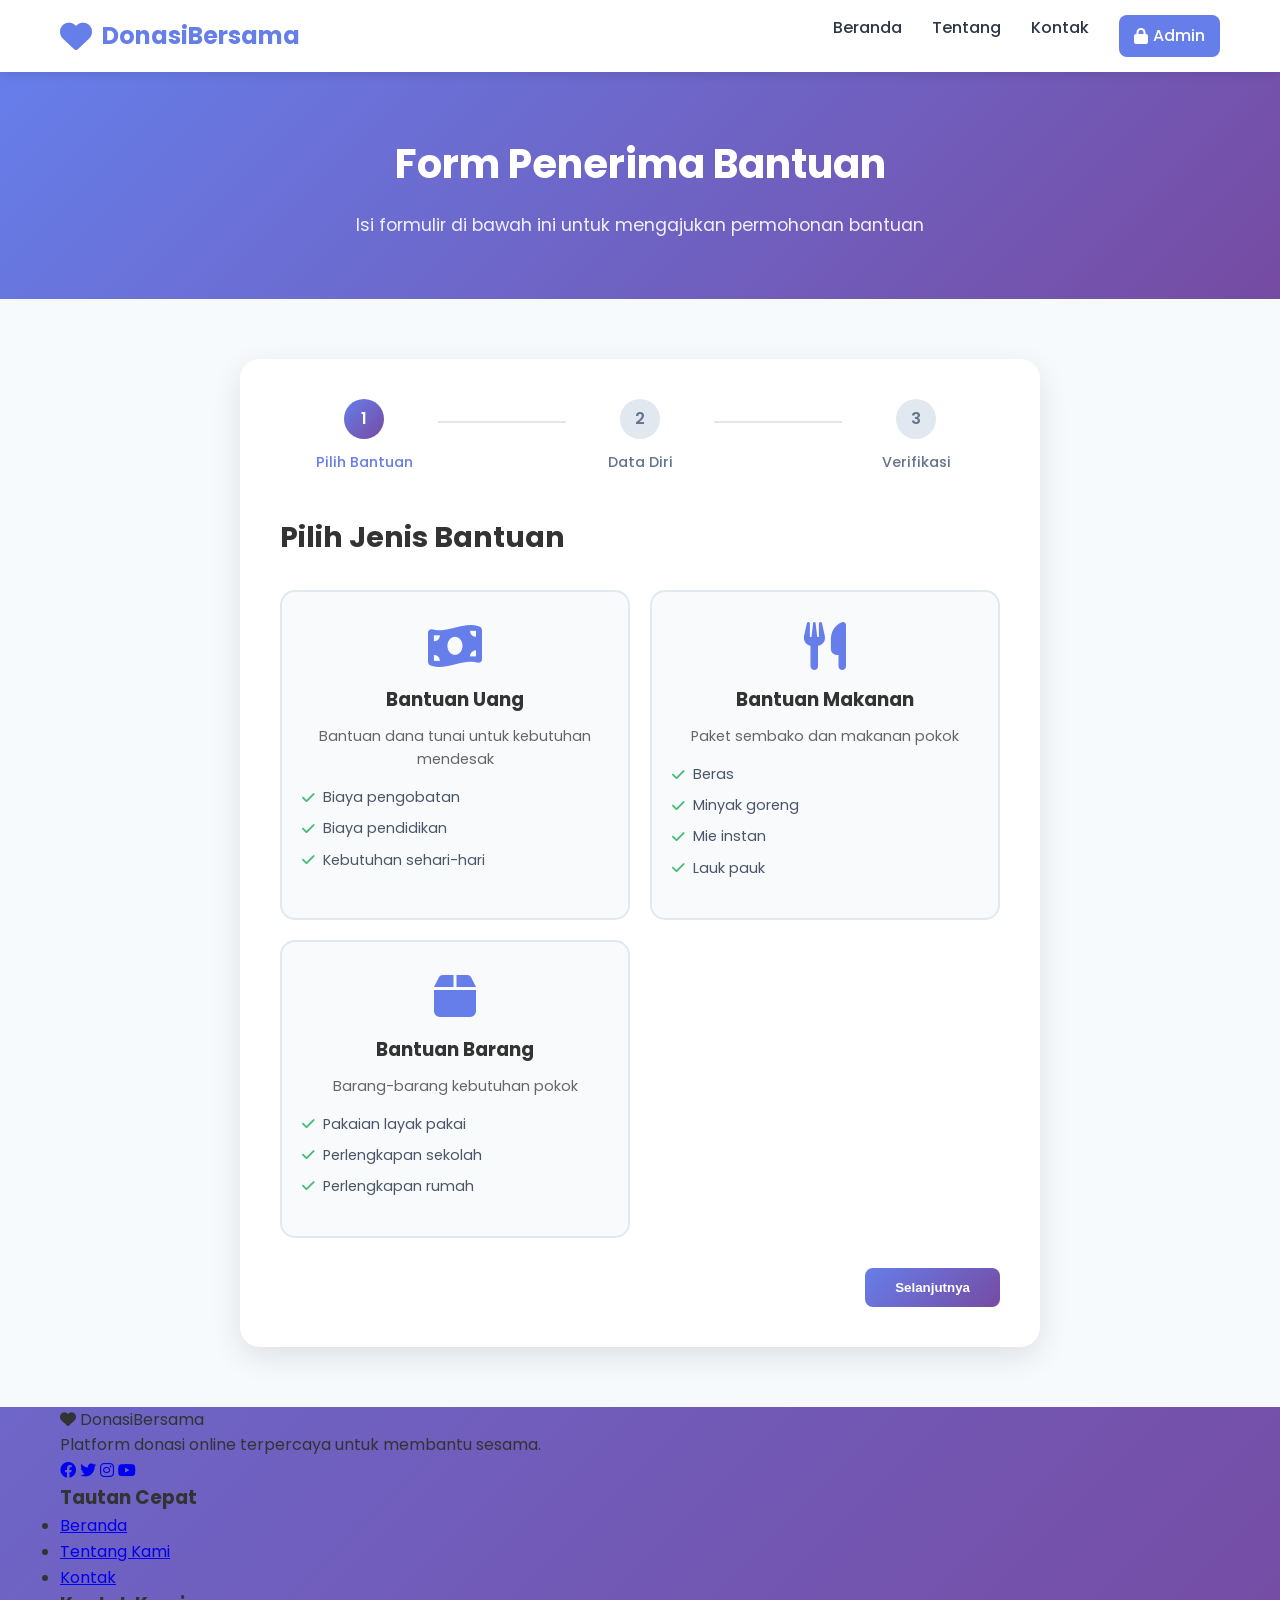
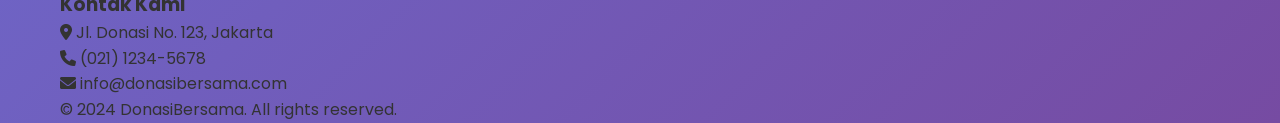
<file: penerima.html>
<!DOCTYPE html>
<html lang="id">
<head>
    <meta charset="UTF-8">
    <meta name="viewport" content="width=device-width, initial-scale=1.0">
    <title>Form Penerima Bantuan - DonasiBersama</title>
    <link rel="stylesheet" href="css/style.css">
    <link rel="stylesheet" href="css/penerima.css">
    <link href="https://fonts.googleapis.com/css2?family=Poppins:wght@300;400;500;600;700&display=swap" rel="stylesheet">
    <link rel="stylesheet" href="https://cdnjs.cloudflare.com/ajax/libs/font-awesome/6.0.0/css/all.min.css">
</head>
<body>
    <!-- Navbar -->
    <nav class="navbar">
        <div class="container">
            <div class="logo">
                <i class="fas fa-heart"></i>
                <span>DonasiBersama</span>
            </div>
            <ul class="nav-links">
                <li><a href="beranda.html">Beranda</a></li>
                <li><a href="tentang.html">Tentang</a></li>
                <li><a href="kontak.html">Kontak</a></li>
                <li><a href="admin/login.php" class="admin-link"><i class="fas fa-lock"></i> Admin</a></li>
            </ul>
        </div>
    </nav>

    <!-- Page Header -->
    <section class="page-header">
        <div class="container">
            <h1>Form Penerima Bantuan</h1>
            <p>Isi formulir di bawah ini untuk mengajukan permohonan bantuan</p>
        </div>
    </section>

    <!-- Form Section -->
    <section class="form-section">
        <div class="container">
            <div class="form-container">
                <!-- Progress Bar -->
                <div class="form-progress">
                    <div class="progress-step active" id="step1Progress">
                        <span class="step-number">1</span>
                        <span class="step-label">Pilih Bantuan</span>
                    </div>
                    <div class="progress-line"></div>
                    <div class="progress-step" id="step2Progress">
                        <span class="step-number">2</span>
                        <span class="step-label">Data Diri</span>
                    </div>
                    <div class="progress-line"></div>
                    <div class="progress-step" id="step3Progress">
                        <span class="step-number">3</span>
                        <span class="step-label">Verifikasi</span>
                    </div>
                </div>

                <form id="penerimaForm" class="penerima-form">
                    <!-- Step 1: Pilih Bantuan -->
                    <div class="form-step active" id="step1">
                        <h2>Pilih Jenis Bantuan</h2>
                        <div class="bantuan-options">
                            <div class="bantuan-card" onclick="selectBantuan('uang')">
                                <input type="radio" name="tipe_bantuan" value="uang" id="bantuanUang" hidden>
                                <i class="fas fa-money-bill-wave"></i>
                                <h3>Bantuan Uang</h3>
                                <p>Bantuan dana tunai untuk kebutuhan mendesak</p>
                                <ul>
                                    <li><i class="fas fa-check"></i> Biaya pengobatan</li>
                                    <li><i class="fas fa-check"></i> Biaya pendidikan</li>
                                    <li><i class="fas fa-check"></i> Kebutuhan sehari-hari</li>
                                </ul>
                            </div>
                            <div class="bantuan-card" onclick="selectBantuan('makanan')">
                                <input type="radio" name="tipe_bantuan" value="makanan" id="bantuanMakanan" hidden>
                                <i class="fas fa-utensils"></i>
                                <h3>Bantuan Makanan</h3>
                                <p>Paket sembako dan makanan pokok</p>
                                <ul>
                                    <li><i class="fas fa-check"></i> Beras</li>
                                    <li><i class="fas fa-check"></i> Minyak goreng</li>
                                    <li><i class="fas fa-check"></i> Mie instan</li>
                                    <li><i class="fas fa-check"></i> Lauk pauk</li>
                                </ul>
                            </div>
                            <div class="bantuan-card" onclick="selectBantuan('barang')">
                                <input type="radio" name="tipe_bantuan" value="barang" id="bantuanBarang" hidden>
                                <i class="fas fa-box"></i>
                                <h3>Bantuan Barang</h3>
                                <p>Barang-barang kebutuhan pokok</p>
                                <ul>
                                    <li><i class="fas fa-check"></i> Pakaian layak pakai</li>
                                    <li><i class="fas fa-check"></i> Perlengkapan sekolah</li>
                                    <li><i class="fas fa-check"></i> Perlengkapan rumah</li>
                                </ul>
                            </div>
                        </div>

                        <!-- Detail Bantuan berdasarkan tipe -->
                        <div id="detailUang" class="bantuan-detail hidden">
                            <div class="form-group">
                                <label>Jumlah Uang yang Dibutuhkan (Rp)</label>
                                <input type="number" id="jumlahUang" min="10000" placeholder="Masukkan jumlah">
                            </div>
                        </div>

                        <div id="detailMakanan" class="bantuan-detail hidden">
                            <div class="form-group">
                                <label>Jenis Makanan yang Dibutuhkan</label>
                                <select id="jenisMakanan">
                                    <option value="">Pilih Jenis</option>
                                    <option value="Beras">Beras</option>
                                    <option value="Minyak">Minyak Goreng</option>
                                    <option value="Gula">Gula Pasir</option>
                                    <option value="Mie">Mie Instan</option>
                                    <option value="Sembako">Paket Sembako</option>
                                </select>
                            </div>
                            <div class="form-group">
                                <label>Jumlah</label>
                                <input type="number" id="jumlahMakanan" min="1" placeholder="Jumlah yang dibutuhkan">
                            </div>
                        </div>

                        <div id="detailBarang" class="bantuan-detail hidden">
                            <div class="form-group">
                                <label>Jenis Barang yang Dibutuhkan</label>
                                <input type="text" id="jenisBarang" placeholder="Contoh: Pakaian anak, Buku sekolah, dll">
                            </div>
                            <div class="form-group">
                                <label>Jumlah</label>
                                <input type="number" id="jumlahBarang" min="1" placeholder="Jumlah yang dibutuhkan">
                            </div>
                        </div>

                        <div class="form-navigation">
                            <button type="button" class="btn-next" onclick="nextStep()">Selanjutnya</button>
                        </div>
                    </div>

                    <!-- Step 2: Data Diri -->
                    <div class="form-step" id="step2">
                        <h2>Data Diri Pemohon</h2>
                        
                        <div class="form-group">
                            <label>Nama Lengkap <span class="required">*</span></label>
                            <input type="text" id="namaLengkap" required placeholder="Masukkan nama lengkap sesuai KTP">
                        </div>

                        <div class="form-row">
                            <div class="form-group">
                                <label>NIK <span class="required">*</span></label>
                                <input type="text" id="nik" required placeholder="Nomor Induk Kependudukan" maxlength="16">
                            </div>
                            <div class="form-group">
                                <label>No. KK</label>
                                <input type="text" id="noKK" placeholder="Nomor Kartu Keluarga">
                            </div>
                        </div>

                        <div class="form-group">
                            <label>Tempat, Tanggal Lahir <span class="required">*</span></label>
                            <div class="form-row">
                                <input type="text" id="tempatLahir" placeholder="Tempat lahir" style="flex: 1;">
                                <input type="date" id="tanggalLahir" style="flex: 1;">
                            </div>
                        </div>

                        <div class="form-group">
                            <label>Jenis Kelamin <span class="required">*</span></label>
                            <div class="radio-group">
                                <label><input type="radio" name="jenisKelamin" value="L"> Laki-laki</label>
                                <label><input type="radio" name="jenisKelamin" value="P"> Perempuan</label>
                            </div>
                        </div>

                        <div class="form-group">
                            <label>Alamat Lengkap <span class="required">*</span></label>
                            <textarea id="alamat" rows="3" required placeholder="Masukkan alamat lengkap (RT/RW, Kelurahan, Kecamatan, Kota)"></textarea>
                        </div>

                        <div class="form-row">
                            <div class="form-group">
                                <label>Kelurahan</label>
                                <input type="text" id="kelurahan" placeholder="Kelurahan">
                            </div>
                            <div class="form-group">
                                <label>Kecamatan</label>
                                <input type="text" id="kecamatan" placeholder="Kecamatan">
                            </div>
                        </div>

                        <div class="form-row">
                            <div class="form-group">
                                <label>Kota</label>
                                <input type="text" id="kota" placeholder="Kota">
                            </div>
                            <div class="form-group">
                                <label>Provinsi</label>
                                <input type="text" id="provinsi" placeholder="Provinsi">
                            </div>
                        </div>

                        <div class="form-row">
                            <div class="form-group">
                                <label>No. Telepon <span class="required">*</span></label>
                                <input type="tel" id="noTelepon" required placeholder="08123456789">
                            </div>
                            <div class="form-group">
                                <label>Email</label>
                                <input type="email" id="email" placeholder="contoh@email.com">
                            </div>
                        </div>

                        <div class="form-group">
                            <label>Pekerjaan</label>
                            <input type="text" id="pekerjaan" placeholder="Pekerjaan saat ini">
                        </div>

                        <div class="form-group">
                            <label>Penghasilan per Bulan</label>
                            <select id="penghasilan">
                                <option value="">-- Pilih Penghasilan --</option>
                                <option value="<1jt">Kurang dari Rp 1.000.000</option>
                                <option value="1-2jt">Rp 1.000.000 - Rp 2.000.000</option>
                                <option value="2-3jt">Rp 2.000.000 - Rp 3.000.000</option>
                                <option value=">3jt">Lebih dari Rp 3.000.000</option>
                            </select>
                        </div>

                        <div class="form-group">
                            <label>Jumlah Tanggungan</label>
                            <input type="number" id="tanggungan" min="0" placeholder="Jumlah anggota keluarga">
                        </div>

                        <div class="form-group">
                            <label>Alasan Membutuhkan Bantuan <span class="required">*</span></label>
                            <textarea id="alasan" rows="4" required placeholder="Jelaskan alasan Anda membutuhkan bantuan"></textarea>
                        </div>

                        <div class="form-group">
                            <label>Upload Dokumen Pendukung</label>
                            <div class="upload-area" onclick="document.getElementById('fileKTP').click()">
                                <i class="fas fa-cloud-upload-alt"></i>
                                <p>Klik untuk upload KTP</p>
                                <input type="file" id="fileKTP" accept="image/*,.pdf" style="display: none;">
                            </div>
                            <small>Format: JPG, PNG, PDF (Maks. 2MB)</small>
                        </div>

                        <div class="form-navigation">
                            <button type="button" class="btn-prev" onclick="prevStep()">Kembali</button>
                            <button type="button" class="btn-next" onclick="nextStep()">Selanjutnya</button>
                        </div>
                    </div>

                    <!-- Step 3: Verifikasi -->
                    <div class="form-step" id="step3">
                        <h2>Verifikasi Data</h2>
                        
                        <div class="verification-summary">
                            <h3>Ringkasan Permohonan</h3>
                            <div id="summaryContent"></div>
                        </div>
                        
                        <div class="agreement">
                            <label>
                                <input type="checkbox" id="setuju" required>
                                Saya menyatakan bahwa data yang saya isi adalah benar dan dapat dipertanggungjawabkan. Saya bersedia mengikuti prosedur verifikasi yang ditetapkan.
                            </label>
                        </div>
                        
                        <div class="captcha">
                            <label>Kode Verifikasi</label>
                            <div class="captcha-box">
                                <span id="captchaCode"></span>
                                <button type="button" onclick="refreshCaptcha()"><i class="fas fa-sync-alt"></i></button>
                            </div>
                            <input type="text" id="captchaInput" placeholder="Masukkan kode di atas" required>
                        </div>
                        
                        <div class="form-navigation">
                            <button type="button" class="btn-prev" onclick="prevStep()">Kembali</button>
                            <button type="submit" class="btn-submit" onclick="submitForm(event)">Kirim Permohonan</button>
                        </div>
                    </div>
                </form>
            </div>
        </div>
    </section>

    <!-- Footer -->
    <footer class="footer">
        <div class="container">
            <div class="footer-grid">
                <div class="footer-info">
                    <div class="footer-logo">
                        <i class="fas fa-heart"></i>
                        <span>DonasiBersama</span>
                    </div>
                    <p>Platform donasi online terpercaya untuk membantu sesama.</p>
                    <div class="social-links">
                        <a href="#"><i class="fab fa-facebook"></i></a>
                        <a href="#"><i class="fab fa-twitter"></i></a>
                        <a href="#"><i class="fab fa-instagram"></i></a>
                        <a href="#"><i class="fab fa-youtube"></i></a>
                    </div>
                </div>
                <div class="footer-links">
                    <h3>Tautan Cepat</h3>
                    <ul>
                        <li><a href="beranda.html">Beranda</a></li>
                        <li><a href="tentang.html">Tentang Kami</a></li>
                        <li><a href="kontak.html">Kontak</a></li>
                    </ul>
                </div>
                <div class="footer-contact">
                    <h3>Kontak Kami</h3>
                    <p><i class="fas fa-map-marker-alt"></i> Jl. Donasi No. 123, Jakarta</p>
                    <p><i class="fas fa-phone"></i> (021) 1234-5678</p>
                    <p><i class="fas fa-envelope"></i> info@donasibersama.com</p>
                </div>
            </div>
            <div class="footer-bottom">
                <p>&copy; 2024 DonasiBersama. All rights reserved.</p>
            </div>
        </div>
    </footer>

    <script>
        // State management
        let currentStep = 1;
        let selectedBantuan = '';

        // Step navigation
        function nextStep() {
            if (currentStep === 1) {
                // Validate step 1
                const bantuan = document.querySelector('input[name="tipe_bantuan"]:checked');
                if (!bantuan) {
                    alert('Pilih jenis bantuan terlebih dahulu');
                    return;
                }
                selectedBantuan = bantuan.value;
            }
            
            if (currentStep === 2) {
                // Validate step 2
                const required = ['namaLengkap', 'nik', 'tempatLahir', 'tanggalLahir', 'alamat', 'noTelepon', 'alasan'];
                for (let field of required) {
                    const element = document.getElementById(field);
                    if (!element || !element.value) {
                        alert('Harap isi semua field yang wajib diisi');
                        element?.focus();
                        return;
                    }
                }
                
                const jk = document.querySelector('input[name="jenisKelamin"]:checked');
                if (!jk) {
                    alert('Pilih jenis kelamin');
                    return;
                }
                
                updateSummary();
            }

            // Update step
            document.getElementById(`step${currentStep}`).classList.remove('active');
            currentStep++;
            document.getElementById(`step${currentStep}`).classList.add('active');
            
            // Update progress
            for (let i = 1; i <= 3; i++) {
                const progress = document.getElementById(`step${i}Progress`);
                if (i <= currentStep) {
                    progress.classList.add('active');
                } else {
                    progress.classList.remove('active');
                }
            }
        }

        function prevStep() {
            if (currentStep > 1) {
                document.getElementById(`step${currentStep}`).classList.remove('active');
                currentStep--;
                document.getElementById(`step${currentStep}`).classList.add('active');
                
                // Update progress
                for (let i = 1; i <= 3; i++) {
                    const progress = document.getElementById(`step${i}Progress`);
                    if (i <= currentStep) {
                        progress.classList.add('active');
                    } else {
                        progress.classList.remove('active');
                    }
                }
            }
        }

        // Select bantuan
        function selectBantuan(tipe) {
            selectedBantuan = tipe;
            
            // Update UI
            document.querySelectorAll('.bantuan-card').forEach(card => {
                card.classList.remove('selected');
            });
            event.currentTarget.classList.add('selected');
            
            // Check radio
            document.getElementById(`bantuan${tipe.charAt(0).toUpperCase() + tipe.slice(1)}`).checked = true;
            
            // Show/hide detail
            document.querySelectorAll('.bantuan-detail').forEach(detail => {
                detail.classList.add('hidden');
            });
            document.getElementById(`detail${tipe.charAt(0).toUpperCase() + tipe.slice(1)}`).classList.remove('hidden');
        }

        // Update summary
        function updateSummary() {
            const nama = document.getElementById('namaLengkap').value;
            const nik = document.getElementById('nik').value;
            const alamat = document.getElementById('alamat').value;
            const noTelp = document.getElementById('noTelepon').value;
            
            let tipeText = '';
            let detailText = '';
            
            if (selectedBantuan === 'uang') {
                tipeText = 'Bantuan Uang';
                detailText = `Rp ${document.getElementById('jumlahUang').value || '0'}`;
            } else if (selectedBantuan === 'makanan') {
                tipeText = 'Bantuan Makanan';
                detailText = `${document.getElementById('jenisMakanan').value || '-'} - ${document.getElementById('jumlahMakanan').value || '0'} unit`;
            } else {
                tipeText = 'Bantuan Barang';
                detailText = `${document.getElementById('jenisBarang').value || '-'} (${document.getElementById('jumlahBarang').value || '0'} pcs)`;
            }
            
            const summary = `
                <div class="summary-item"><strong>Jenis Bantuan:</strong> ${tipeText}</div>
                <div class="summary-item"><strong>Detail:</strong> ${detailText}</div>
                <div class="summary-item"><strong>Nama Lengkap:</strong> ${nama}</div>
                <div class="summary-item"><strong>NIK:</strong> ${nik}</div>
                <div class="summary-item"><strong>Alamat:</strong> ${alamat}</div>
                <div class="summary-item"><strong>No. Telepon:</strong> ${noTelp}</div>
            `;
            
            document.getElementById('summaryContent').innerHTML = summary;
        }

        // Captcha
        function refreshCaptcha() {
            const chars = 'ABCDEFGHJKLMNPQRSTUVWXYZabcdefghijkmnpqrstuvwxyz23456789';
            let captcha = '';
            for (let i = 0; i < 6; i++) {
                captcha += chars.charAt(Math.floor(Math.random() * chars.length));
            }
            document.getElementById('captchaCode').textContent = captcha;
        }

        // Submit form
        function submitForm(event) {
            event.preventDefault();
            
            // Validate captcha
            const captchaInput = document.getElementById('captchaInput').value;
            const captchaCode = document.getElementById('captchaCode').textContent;
            
            if (captchaInput !== captchaCode) {
                alert('Kode captcha salah');
                refreshCaptcha();
                return;
            }
            
            if (!document.getElementById('setuju').checked) {
                alert('Anda harus menyetujui pernyataan');
                return;
            }
            
            // Collect all data
            const formData = {
                tipe_bantuan: selectedBantuan,
                nama_lengkap: document.getElementById('namaLengkap').value,
                nik: document.getElementById('nik').value,
                no_kk: document.getElementById('noKK').value,
                tempat_lahir: document.getElementById('tempatLahir').value,
                tanggal_lahir: document.getElementById('tanggalLahir').value,
                jenis_kelamin: document.querySelector('input[name="jenisKelamin"]:checked')?.value,
                alamat: document.getElementById('alamat').value,
                kelurahan: document.getElementById('kelurahan').value,
                kecamatan: document.getElementById('kecamatan').value,
                kota: document.getElementById('kota').value,
                provinsi: document.getElementById('provinsi').value,
                no_telepon: document.getElementById('noTelepon').value,
                email: document.getElementById('email').value,
                pekerjaan: document.getElementById('pekerjaan').value,
                penghasilan: document.getElementById('penghasilan').value,
                tanggungan: document.getElementById('tanggungan').value,
                alasan: document.getElementById('alasan').value,
                
                // Bantuan specific
                jumlah_uang: document.getElementById('jumlahUang')?.value,
                jenis_makanan: document.getElementById('jenisMakanan')?.value,
                jumlah_makanan: document.getElementById('jumlahMakanan')?.value,
                jenis_barang: document.getElementById('jenisBarang')?.value,
                jumlah_barang: document.getElementById('jumlahBarang')?.value
            };
            
            // Save to localStorage for demo
            let applications = JSON.parse(localStorage.getItem('recipient_applications') || '[]');
            applications.unshift({
                ...formData,
                id: 'RCP-' + Date.now(),
                status: 'menunggu',
                tanggal: new Date().toISOString()
            });
            localStorage.setItem('recipient_applications', JSON.stringify(applications));
            
            // Show success message
            alert('Permohonan bantuan berhasil dikirim! Tim kami akan segera memproses.');
            
            // Redirect
            window.location.href = 'sukses.html?type=recipient';
        }

        // Initialize captcha on page load
        window.onload = function() {
            refreshCaptcha();
        };
    </script>
</body>
</html>
</file>
<file: css/style.css>
:root {
    --primary-color: #667eea;
    --primary-dark: #5a67d8;
    --secondary-color: #764ba2;
    --success-color: #48bb78;
    --danger-color: #f56565;
    --warning-color: #ed8936;
    --info-color: #4299e1;
    --dark-color: #2d3748;
    --light-color: #f7fafc;
    --gray-color: #a0aec0;
    --border-color: #e2e8f0;
}

* {
    margin: 0;
    padding: 0;
    box-sizing: border-box;
}

body {
    font-family: 'Poppins', sans-serif;
    background: radial-gradient(1200px circle at 10% 10%, rgba(102, 126, 234, 0.35), transparent 45%),
        radial-gradient(1000px circle at 90% 20%, rgba(118, 75, 162, 0.35), transparent 50%),
        linear-gradient(135deg, #667eea 0%, #764ba2 100%);
    min-height: 100vh;
    color: #333;
    line-height: 1.6;
}

html {
    scroll-behavior: smooth;
}

:focus-visible {
    outline: 3px solid rgba(102, 126, 234, 0.45);
    outline-offset: 3px;
}

/* common card polish */
.shadow-soft {
    box-shadow: 0 10px 30px rgba(0, 0, 0, 0.12);
}


.container {
    max-width: 1200px;
    margin: 0 auto;
    padding: 0 20px;
}

/* Navbar */
.navbar {
    background: white;
    box-shadow: 0 2px 10px rgba(0, 0, 0, 0.1);
    position: sticky;
    top: 0;
    z-index: 1000;
}

.navbar .container {
    display: flex;
    justify-content: space-between;
    align-items: center;
    padding: 15px 20px;
}

.logo {
    display: flex;
    align-items: center;
    gap: 10px;
    font-size: 1.5rem;
    font-weight: 700;
    color: var(--primary-color);
}

.logo i {
    font-size: 2rem;
}

.nav-links {
    display: flex;
    list-style: none;
    gap: 30px;
}

.nav-links a {
    text-decoration: none;
    color: var(--dark-color);
    font-weight: 500;
    transition: color 0.3s;
    position: relative;
}

.nav-links a:hover,
.nav-links a.active {
    color: var(--primary-color);
}

.nav-links a.active::after {
    content: '';
    position: absolute;
    bottom: -5px;
    left: 0;
    width: 100%;
    height: 2px;
    background: var(--primary-color);
}

.admin-link {
    background: var(--primary-color);
    color: white !important;
    padding: 8px 15px;
    border-radius: 8px;
    display: flex;
    align-items: center;
    gap: 5px;
}

.admin-link:hover {
    background: var(--primary-dark);
    color: white !important;
}

/* Hero Section */
.hero {
    padding: 100px 0;
    text-align: center;
    color: white;
}

.hero h1 {
    font-size: 3rem;
    margin-bottom: 20px;
    animation: fadeInDown 1s ease;
}

.hero p {
    font-size: 1.2rem;
    max-width: 600px;
    margin: 0 auto;
    opacity: 0.9;
    animation: fadeInUp 1s ease;
}

/* Choice Section */
.choice-section {
    padding: 60px 0;
    background: white;
}

.choice-section h2 {
    text-align: center;
    margin-bottom: 40px;
    color: var(--dark-color);
    font-size: 2rem;
}

.choice-container {
    display: flex;
    justify-content: center;
    gap: 40px;
    flex-wrap: wrap;
}

.choice-card {
    background: white;
    border-radius: 20px;
    padding: 40px;
    width: 350px;
    text-align: center;
    box-shadow: 0 10px 30px rgba(0, 0, 0, 0.1);
    cursor: pointer;
    transition: transform 0.3s, box-shadow 0.3s;
    border: 2px solid transparent;
}

.choice-card:hover {
    transform: translateY(-10px);
    box-shadow: 0 20px 40px rgba(0, 0, 0, 0.2);
}

.choice-card.donatur {
    border-color: var(--primary-color);
}

.choice-card.penerima {
    border-color: var(--success-color);
}

.choice-card i {
    font-size: 4rem;
    margin-bottom: 20px;
}

.choice-card.donatur i {
    color: var(--primary-color);
}

.choice-card.penerima i {
    color: var(--success-color);
}

.choice-card h3 {
    font-size: 1.8rem;
    margin-bottom: 15px;
    color: var(--dark-color);
}

.choice-card p {
    color: #666;
    line-height: 1.8;
}

/* Modal */
.modal {
    display: none;
    position: fixed;
    top: 0;
    left: 0;
    width: 100%;
    height: 100%;
    background: rgba(0, 0, 0, 0.5);
    z-index: 2000;
    overflow-y: auto;
    animation: fadeIn 0.3s ease;
}

.modal.active {
    display: flex;
    align-items: center;
    justify-content: center;
}

.modal-content {
    background: white;
    border-radius: 20px;
    padding: 40px;
    max-width: 500px;
    width: 90%;
    margin: 20px auto;
    position: relative;
    animation: slideUp 0.3s ease;
}

.close {
    position: absolute;
    top: 20px;
    right: 20px;
    font-size: 1.5rem;
    cursor: pointer;
    color: #999;
    transition: color 0.3s;
}

.close:hover {
    color: var(--danger-color);
}

.modal h2 {
    margin-bottom: 30px;
    color: var(--dark-color);
    display: flex;
    align-items: center;
    gap: 10px;
}

.modal h2 i {
    color: var(--primary-color);
}

/* Forms */
.form-group {
    margin-bottom: 20px;
}

.form-group label {
    display: block;
    margin-bottom: 8px;
    color: var(--dark-color);
    font-weight: 500;
}

.form-group input,
.form-group select,
.form-group textarea {
    width: 100%;
    padding: 12px 15px;
    border: 2px solid var(--border-color);
    border-radius: 10px;
    font-family: 'Poppins', sans-serif;
    font-size: 1rem;
    transition: border-color 0.3s;
}

.form-group input:focus,
.form-group select:focus,
.form-group textarea:focus {
    outline: none;
    border-color: var(--primary-color);
}

.donasi-options {
    display: grid;
    grid-template-columns: repeat(auto-fit, minmax(120px, 1fr));
    gap: 15px;
    margin-top: 10px;
}

.option-card {
    background: var(--light-color);
    border: 2px solid var(--border-color);
    border-radius: 10px;
    padding: 15px;
    text-align: center;
    cursor: pointer;
    transition: all 0.3s;
}

.option-card:hover {
    border-color: var(--primary-color);
    background: white;
}

.option-card input[type="radio"] {
    display: none;
}

.option-card input[type="radio"]:checked+i,
.option-card input[type="radio"]:checked~span {
    color: var(--primary-color);
}

.option-card i {
    font-size: 2rem;
    display: block;
    margin-bottom: 10px;
    color: var(--gray-color);
}

.option-card span {
    display: block;
    font-weight: 500;
}

.btn-submit {
    width: 100%;
    padding: 15px;
    background: linear-gradient(135deg, var(--primary-color) 0%, var(--secondary-color) 100%);
    color: white;
    border: none;
    border-radius: 10px;
    font-size: 1.1rem;
    font-weight: 600;
    cursor: pointer;
    transition: transform 0.3s, box-shadow 0.3s;
}

.btn-submit:hover {
    transform: translateY(-2px);
    box-shadow: 0 10px 25px rgba(102, 126, 234, 0.4);
}

.hidden {
    display: none;
}

/* Animations */
@keyframes fadeIn {
    from {
        opacity: 0;
    }

    to {
        opacity: 1;
    }
}

@keyframes fadeInDown {
    from {
        opacity: 0;
        transform: translateY(-30px);
    }

    to {
        opacity: 1;
        transform: translateY(0);
    }
}

@keyframes fadeInUp {
    from {
        opacity: 0;
        transform: translateY(30px);
    }

    to {
        opacity: 1;
        transform: translateY(0);
    }
}

@keyframes slideUp {
    from {
        opacity: 0;
        transform: translateY(50px);
    }

    to {
        opacity: 1;
        transform: translateY(0);
    }
}

/* Responsive */
@media (max-width: 768px) {
    .navbar .container {
        flex-direction: column;
        gap: 15px;
    }

    .nav-links {
        flex-wrap: wrap;
        justify-content: center;
    }

    .hero h1 {
        font-size: 2rem;
    }

    .choice-container {
        flex-direction: column;
        align-items: center;
    }

    .choice-card {
        width: 100%;
        max-width: 350px;
    }
}
</file>
<file: css/donatur.css>
/* css/donatur.css */
.donatur-page {
    min-height: 100vh;
    background: linear-gradient(135deg, #667eea 0%, #764ba2 100%);
    padding: 40px 20px;
}

.donatur-container {
    max-width: 600px;
    margin: 0 auto;
}

.donatur-card {
    background: white;
    border-radius: 20px;
    padding: 40px;
    box-shadow: 0 20px 60px rgba(0,0,0,0.3);
    animation: slideIn 0.5s ease-out;
}

@keyframes slideIn {
    from {
        opacity: 0;
        transform: translateY(-30px);
    }
    to {
        opacity: 1;
        transform: translateY(0);
    }
}

.donatur-header {
    text-align: center;
    margin-bottom: 30px;
}

.donatur-header h2 {
    color: #333;
    margin-bottom: 10px;
    font-size: 2rem;
}

.donatur-header .subtitle {
    color: #666;
    font-size: 0.95rem;
}

/* Nominal Options */
.nominal-options {
    display: grid;
    grid-template-columns: repeat(3, 1fr);
    gap: 10px;
    margin-bottom: 10px;
}

.nominal-btn {
    padding: 12px;
    background: #f0f0f0;
    border: 2px solid transparent;
    border-radius: 8px;
    cursor: pointer;
    font-weight: 600;
    transition: all 0.3s;
    font-size: 0.95rem;
}

.nominal-btn:hover {
    background: #e0e0e0;
    transform: translateY(-2px);
}

.nominal-btn.selected {
    background: linear-gradient(135deg, #667eea 0%, #764ba2 100%);
    color: white;
    border-color: #5a67d8;
}

/* Payment Methods */
.payment-methods {
    display: grid;
    grid-template-columns: repeat(2, 1fr);
    gap: 10px;
    margin-top: 10px;
}

.payment-method {
    padding: 15px;
    border: 2px solid #e0e0e0;
    border-radius: 8px;
    cursor: pointer;
    text-align: center;
    transition: all 0.3s;
    display: flex;
    align-items: center;
    justify-content: center;
    gap: 10px;
}

.payment-method:hover {
    border-color: #667eea;
    background: #f8f9ff;
}

.payment-method.selected {
    border-color: #667eea;
    background: #eef2ff;
}

.payment-method img {
    width: 24px;
    height: 24px;
    object-fit: contain;
}

.payment-method span {
    font-weight: 500;
    color: #4a5568;
}

/* Donate Button */
.donate-btn {
    width: 100%;
    padding: 15px;
    background: linear-gradient(135deg, #667eea 0%, #764ba2 100%);
    color: white;
    border: none;
    border-radius: 8px;
    font-size: 1.1rem;
    font-weight: 600;
    cursor: pointer;
    transition: transform 0.3s, box-shadow 0.3s;
    margin-top: 20px;
}

.donate-btn:hover:not(:disabled) {
    transform: translateY(-2px);
    box-shadow: 0 10px 25px rgba(102, 126, 234, 0.4);
}

.donate-btn:disabled {
    opacity: 0.7;
    cursor: not-allowed;
}

/* Invoice */
.invoice {
    margin-top: 30px;
    padding: 20px;
    background: #f8f9fa;
    border-radius: 10px;
    border-left: 4px solid #667eea;
    animation: fadeIn 0.5s ease;
}

.invoice h3 {
    color: #333;
    margin-bottom: 15px;
    display: flex;
    align-items: center;
    gap: 10px;
}

.invoice-detail {
    display: flex;
    justify-content: space-between;
    padding: 8px 0;
    border-bottom: 1px dashed #ddd;
}

.invoice-detail:last-child {
    border-bottom: none;
}

.invoice-total {
    display: flex;
    justify-content: space-between;
    padding: 15px 0;
    font-weight: bold;
    font-size: 1.1rem;
    color: #667eea;
    border-top: 2px solid #ddd;
    margin-top: 10px;
}

/* Status Badges */
.status-badge {
    display: inline-block;
    padding: 5px 10px;
    border-radius: 20px;
    font-size: 0.8rem;
    font-weight: 600;
}

.status-success {
    background: #c6f6d5;
    color: #22543d;
}

.status-pending {
    background: #feebc8;
    color: #744210;
}

.status-failed {
    background: #fed7d7;
    color: #742a2a;
}

/* Loading */
.loading {
    display: none;
    text-align: center;
    margin: 20px 0;
}

.loading.active {
    display: block;
}

.spinner {
    border: 3px solid #f3f3f3;
    border-top: 3px solid #667eea;
    border-radius: 50%;
    width: 40px;
    height: 40px;
    animation: spin 1s linear infinite;
    margin: 0 auto;
}

@keyframes spin {
    0% { transform: rotate(0deg); }
    100% { transform: rotate(360deg); }
}

/* History Section */
.history-section {
    margin-top: 40px;
    background: white;
    border-radius: 15px;
    padding: 30px;
}

.history-section h3 {
    color: #333;
    margin-bottom: 20px;
    display: flex;
    align-items: center;
    gap: 10px;
}

.history-list {
    display: flex;
    flex-direction: column;
    gap: 15px;
}

.history-item {
    background: #f8f9fa;
    border-radius: 10px;
    padding: 15px;
    border-left: 3px solid #667eea;
}

.history-header {
    display: flex;
    justify-content: space-between;
    align-items: center;
    margin-bottom: 10px;
}

.history-id {
    font-weight: 600;
    color: #4a5568;
    font-size: 0.9rem;
}

.history-detail {
    display: flex;
    justify-content: space-between;
    color: #718096;
    font-size: 0.9rem;
}

/* Responsive */
@media (max-width: 768px) {
    .donatur-card {
        padding: 25px;
    }
    
    .nominal-options {
        grid-template-columns: repeat(2, 1fr);
    }
    
    .payment-methods {
        grid-template-columns: 1fr;
    }
    
    .payment-method {
        padding: 12px;
    }
}

@media (max-width: 480px) {
    .nominal-options {
        grid-template-columns: 1fr;
    }
}
</file>
<file: css/kontak.css>
/* css/kontak.css */
.contact-section {
    padding: 60px 0;
    background: white;
}

.contact-grid {
    display: grid;
    grid-template-columns: 1fr 1fr;
    gap: 50px;
}

.contact-info h2 {
    color: #333;
    margin-bottom: 30px;
    font-size: 2rem;
}

.info-card {
    display: flex;
    gap: 20px;
    padding: 20px;
    background: #f7fafc;
    border-radius: 15px;
    margin-bottom: 20px;
    transition: transform 0.3s;
}

.info-card:hover {
    transform: translateX(10px);
}

.info-card i {
    font-size: 2rem;
    color: #667eea;
    min-width: 40px;
}

.info-card h3 {
    color: #333;
    margin-bottom: 10px;
}

.info-card p {
    color: #666;
    line-height: 1.6;
}

.social-media {
    margin-top: 30px;
}

.social-media h3 {
    color: #333;
    margin-bottom: 20px;
}

.social-icons {
    display: flex;
    gap: 15px;
}

.social-icon {
    width: 45px;
    height: 45px;
    background: linear-gradient(135deg, #667eea 0%, #764ba2 100%);
    border-radius: 50%;
    display: flex;
    align-items: center;
    justify-content: center;
    color: white;
    transition: all 0.3s;
}

.social-icon:hover {
    transform: translateY(-5px);
    box-shadow: 0 10px 20px rgba(102, 126, 234, 0.4);
}

.contact-form {
    background: #f7fafc;
    padding: 40px;
    border-radius: 20px;
}

.contact-form h2 {
    color: #333;
    margin-bottom: 30px;
    font-size: 2rem;
}

.contact-form .form-group {
    margin-bottom: 20px;
}

.contact-form label {
    display: block;
    margin-bottom: 8px;
    color: #4a5568;
    font-weight: 500;
}

.contact-form input,
.contact-form textarea {
    width: 100%;
    padding: 12px 15px;
    border: 2px solid #e2e8f0;
    border-radius: 10px;
    font-family: 'Poppins', sans-serif;
    transition: border-color 0.3s;
}

.contact-form input:focus,
.contact-form textarea:focus {
    outline: none;
    border-color: #667eea;
}

/* Map Section */
.map-section {
    padding: 60px 0;
    background: #f7fafc;
}

.map-container {
    border-radius: 20px;
    overflow: hidden;
    box-shadow: 0 10px 30px rgba(0,0,0,0.1);
}

/* FAQ Section */
.faq-section {
    padding: 60px 0;
    background: white;
}

.faq-grid {
    max-width: 800px;
    margin: 0 auto;
}

.faq-item {
    background: #f7fafc;
    border-radius: 10px;
    margin-bottom: 15px;
    overflow: hidden;
}

.faq-question {
    padding: 20px;
    cursor: pointer;
    display: flex;
    justify-content: space-between;
    align-items: center;
    transition: background 0.3s;
}

.faq-question:hover {
    background: #edf2f7;
}

.faq-question h3 {
    color: #333;
    font-size: 1.1rem;
}

.faq-question i {
    color: #667eea;
    transition: transform 0.3s;
}

.faq-answer {
    max-height: 0;
    overflow: hidden;
    transition: max-height 0.3s ease-out;
    background: white;
}

.faq-answer p {
    padding: 20px;
    color: #666;
    line-height: 1.8;
    border-top: 1px solid #e2e8f0;
}

/* Responsive */
@media (max-width: 768px) {
    .contact-grid {
        grid-template-columns: 1fr;
    }
    
    .contact-form {
        padding: 20px;
    }
    
    .social-icons {
        flex-wrap: wrap;
    }
}

@media (max-width: 480px) {
    .info-card {
        flex-direction: column;
        text-align: center;
    }
    
    .faq-question h3 {
        font-size: 1rem;
    }
}
</file>
<file: css/penerima.css>
/* css/penerima.css */
.page-header {
    background: linear-gradient(135deg, #667eea 0%, #764ba2 100%);
    padding: 60px 0;
    text-align: center;
    color: white;
}

.page-header h1 {
    font-size: 2.5rem;
    margin-bottom: 15px;
}

.page-header p {
    font-size: 1.1rem;
    opacity: 0.9;
}

.form-section {
    padding: 60px 0;
    background: #f7fafc;
}

.form-container {
    max-width: 800px;
    margin: 0 auto;
    background: white;
    border-radius: 20px;
    padding: 40px;
    box-shadow: 0 10px 30px rgba(0,0,0,0.1);
}

/* Progress Bar */
.form-progress {
    display: flex;
    align-items: center;
    justify-content: space-between;
    margin-bottom: 40px;
    padding: 0 20px;
}

.progress-step {
    text-align: center;
    position: relative;
    flex: 1;
}

.step-number {
    width: 40px;
    height: 40px;
    background: #e2e8f0;
    border-radius: 50%;
    display: flex;
    align-items: center;
    justify-content: center;
    margin: 0 auto 10px;
    font-weight: 600;
    color: #64748b;
    transition: all 0.3s;
}

.progress-step.active .step-number {
    background: linear-gradient(135deg, #667eea 0%, #764ba2 100%);
    color: white;
}

.step-label {
    font-size: 0.9rem;
    color: #64748b;
    font-weight: 500;
}

.progress-step.active .step-label {
    color: #667eea;
}

.progress-line {
    flex: 1;
    height: 2px;
    background: #e2e8f0;
    margin: 0 10px;
    margin-bottom: 30px;
}

/* Form Steps */
.form-step {
    display: none;
}

.form-step.active {
    display: block;
    animation: fadeIn 0.5s ease;
}

.form-step h2 {
    color: #333;
    margin-bottom: 30px;
    font-size: 1.8rem;
}

/* Bantuan Options */
.bantuan-options {
    display: grid;
    grid-template-columns: repeat(auto-fit, minmax(250px, 1fr));
    gap: 20px;
    margin-bottom: 30px;
}

.bantuan-card {
    background: #f8fafc;
    border: 2px solid #e2e8f0;
    border-radius: 15px;
    padding: 30px 20px;
    text-align: center;
    cursor: pointer;
    transition: all 0.3s;
}

.bantuan-card:hover {
    transform: translateY(-5px);
    border-color: #667eea;
}

.bantuan-card.selected {
    border-color: #667eea;
    background: #eef2ff;
}

.bantuan-card i {
    font-size: 3rem;
    color: #667eea;
    margin-bottom: 15px;
}

.bantuan-card h3 {
    color: #333;
    margin-bottom: 10px;
}

.bantuan-card p {
    color: #666;
    margin-bottom: 15px;
    font-size: 0.9rem;
}

.bantuan-card ul {
    list-style: none;
    text-align: left;
    margin-top: 15px;
}

.bantuan-card ul li {
    color: #4a5568;
    margin-bottom: 8px;
    font-size: 0.9rem;
    display: flex;
    align-items: center;
    gap: 8px;
}

.bantuan-card ul li i {
    font-size: 0.9rem;
    color: #48bb78;
    margin: 0;
}

/* Form Layout */
.form-row {
    display: grid;
    grid-template-columns: 1fr 1fr;
    gap: 20px;
    margin-bottom: 20px;
}

.radio-group {
    display: flex;
    gap: 20px;
    margin-top: 10px;
}

.radio-group label {
    display: flex;
    align-items: center;
    gap: 8px;
    cursor: pointer;
}

.radio-group input[type="radio"] {
    width: auto;
    margin: 0;
}

/* Upload Area */
.upload-area {
    border: 2px dashed #e2e8f0;
    border-radius: 10px;
    padding: 30px;
    text-align: center;
    cursor: pointer;
    transition: border-color 0.3s;
}

.upload-area:hover {
    border-color: #667eea;
}

.upload-area i {
    font-size: 3rem;
    color: #a0aec0;
    margin-bottom: 10px;
}

.upload-area p {
    color: #4a5568;
    font-weight: 500;
}

/* Form Navigation */
.form-navigation {
    display: flex;
    justify-content: space-between;
    margin-top: 30px;
}

.btn-prev,
.btn-next,
.btn-submit {
    padding: 12px 30px;
    border: none;
    border-radius: 8px;
    font-weight: 600;
    cursor: pointer;
    transition: all 0.3s;
}

.btn-prev {
    background: #e2e8f0;
    color: #4a5568;
}

.btn-prev:hover {
    background: #cbd5e0;
}

.btn-next {
    background: linear-gradient(135deg, #667eea 0%, #764ba2 100%);
    color: white;
    margin-left: auto;
}

.btn-next:hover {
    transform: translateY(-2px);
    box-shadow: 0 5px 15px rgba(102, 126, 234, 0.4);
}

.btn-submit {
    background: #48bb78;
    color: white;
}

.btn-submit:hover {
    background: #38a169;
}

/* Verification Summary */
.verification-summary {
    background: #f8fafc;
    border-radius: 10px;
    padding: 20px;
    margin-bottom: 20px;
}

.verification-summary h3 {
    color: #333;
    margin-bottom: 15px;
}

.summary-item {
    padding: 10px 0;
    border-bottom: 1px solid #e2e8f0;
}

.summary-item:last-child {
    border-bottom: none;
}

/* Agreement */
.agreement {
    margin: 20px 0;
    padding: 15px;
    background: #f8fafc;
    border-radius: 8px;
}

.agreement label {
    display: flex;
    align-items: flex-start;
    gap: 10px;
    color: #4a5568;
    line-height: 1.6;
}

.agreement input[type="checkbox"] {
    width: auto;
    margin-top: 3px;
}

/* Captcha */
.captcha {
    margin: 20px 0;
}

.captcha-box {
    display: flex;
    gap: 10px;
    margin-bottom: 10px;
}

.captcha-box span {
    flex: 1;
    padding: 12px;
    background: #2d3748;
    color: white;
    font-family: monospace;
    font-size: 1.2rem;
    letter-spacing: 5px;
    text-align: center;
    border-radius: 8px;
}

.captcha-box button {
    padding: 0 15px;
    background: #e2e8f0;
    border: none;
    border-radius: 8px;
    cursor: pointer;
    transition: background 0.3s;
}

.captcha-box button:hover {
    background: #cbd5e0;
}

/* Required Field */
.required {
    color: #e53e3e;
}

/* Responsive */
@media (max-width: 768px) {
    .page-header h1 {
        font-size: 2rem;
    }
    
    .form-container {
        padding: 20px;
    }
    
    .form-progress {
        flex-direction: column;
        gap: 20px;
    }
    
    .progress-line {
        width: 2px;
        height: 30px;
        margin: 10px 0;
    }
    
    .form-row {
        grid-template-columns: 1fr;
    }
    
    .bantuan-options {
        grid-template-columns: 1fr;
    }
    
    .form-navigation {
        flex-direction: column;
        gap: 10px;
    }
    
    .btn-next {
        margin-left: 0;
    }
}
</file>
